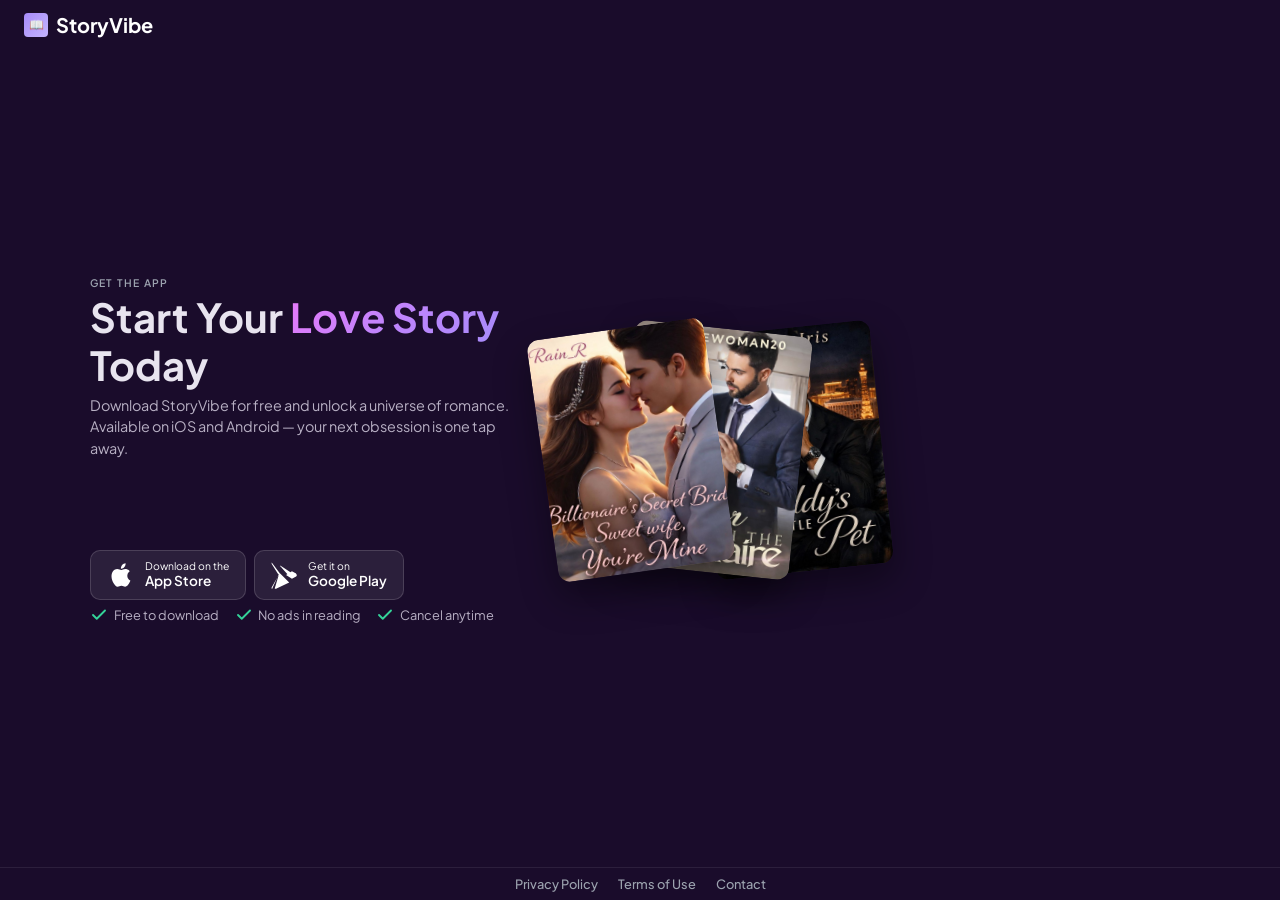
<file: index.html>
<!DOCTYPE html>
<html lang="en">
<head>
    <meta charset="UTF-8">
    <meta name="viewport" content="width=device-width, initial-scale=1.0">
    <title>StoryVibe — Start Your Love Story Today</title>
    <link rel="preconnect" href="https://fonts.googleapis.com">
    <link rel="preconnect" href="https://fonts.gstatic.com" crossorigin>
    <link href="https://fonts.googleapis.com/css2?family=Plus+Jakarta+Sans:wght@400;500;600;700&display=swap" rel="stylesheet">
    <style>
        * {
            margin: 0;
            padding: 0;
            box-sizing: border-box;
        }
        html, body {
            height: 100%;
            overflow: hidden;
            font-family: 'Plus Jakarta Sans', -apple-system, sans-serif;
            background: #1A0C2B;
            color: #e8e4ef;
        }
        .page {
            min-height: 100vh;
            height: 100vh;
            display: flex;
            flex-direction: column;
            overflow: hidden;
        }
        /* Header - compact */
        .header {
            display: flex;
            align-items: center;
            justify-content: space-between;
            padding: 0.75rem 1.5rem;
            flex-shrink: 0;
        }
        .logo {
            display: flex;
            align-items: center;
            gap: 0.5rem;
            text-decoration: none;
            color: #fff;
            font-weight: 700;
            font-size: 1.25rem;
        }
        .logo-icon {
            width: 24px;
            height: 24px;
            background: linear-gradient(135deg, #a78bfa 0%, #c4b5fd 100%);
            border-radius: 4px;
            display: flex;
            align-items: center;
            justify-content: center;
            font-size: 12px;
        }
        .btn-get-app {
            display: inline-block;
            padding: 0.6rem 1.5rem;
            background: linear-gradient(135deg, #ec4899 0%, #8b5cf6 100%);
            color: #fff;
            text-decoration: none;
            font-weight: 600;
            font-size: 0.9rem;
            border-radius: 9999px;
            border: none;
            cursor: pointer;
        }
        .btn-get-app:hover {
            opacity: 0.95;
        }
        @media (max-width: 768px) {
            .logo {
                min-height: 44px;
                align-items: center;
            }
            .btn-get-app {
                min-height: 44px;
                padding: 0.5rem 1rem;
                display: inline-flex;
                align-items: center;
                justify-content: center;
            }
        }
        /* Main content - three columns to use blank space */
        .main {
            flex: 1;
            display: flex;
            align-items: center;
            justify-content: center;
            padding: 0 2rem 1rem;
            gap: 0;
            min-height: 0;
        }
        .main-inner {
            display: grid;
            grid-template-columns: minmax(0, 420px) auto;
            grid-template-rows: auto auto;
            column-gap: clamp(1rem, 3vw, 2rem);
            row-gap: 0.75rem;
            align-items: center;
            max-width: 1100px;
            width: 100%;
        }
        .copy {
            grid-column: 1;
            grid-row: 1;
            max-width: 420px;
        }
        .cta {
            grid-column: 1;
            grid-row: 2;
            max-width: 420px;
        }
        .cards-wrap {
            grid-column: 2;
            grid-row: 1 / span 2;
        }
        .eyebrow {
            font-size: 0.65rem;
            font-weight: 600;
            letter-spacing: 0.12em;
            text-transform: uppercase;
            color: #9ca3af;
            margin-bottom: 0.25rem;
        }
        .headline {
            font-size: clamp(1.75rem, 3.5vw, 2.5rem);
            font-weight: 700;
            line-height: 1.2;
            margin-bottom: 0.35rem;
        }
        .headline .highlight {
            background: linear-gradient(135deg, #e879f9 0%, #c084fc 50%, #a78bfa 100%);
            -webkit-background-clip: text;
            -webkit-text-fill-color: transparent;
            background-clip: text;
        }
        .description {
            font-size: 0.9rem;
            color: #b8b0c4;
            line-height: 1.5;
            margin-bottom: 0.4rem;
        }
        .store-buttons {
            display: flex;
            gap: 0.5rem;
            margin-bottom: 0.4rem;
        }
        .store-btn {
            display: inline-flex;
            align-items: center;
            gap: 0.6rem;
            padding: 0.6rem 1rem;
            background: rgba(255,255,255,0.08);
            border: 1px solid rgba(255,255,255,0.15);
            border-radius: 10px;
            color: #fff;
            text-decoration: none;
            font-size: 0.75rem;
            transition: background 0.2s, border-color 0.2s;
        }
        .store-btn:hover {
            background: rgba(255,255,255,0.12);
            border-color: rgba(255,255,255,0.25);
        }
        .store-btn svg {
            flex-shrink: 0;
        }
        .store-btn-labels {
            display: flex;
            flex-direction: column;
            align-items: flex-start;
            line-height: 1.2;
        }
        .store-btn-label {
            font-size: 0.65rem;
        }
        .store-btn-name {
            font-weight: 600;
            font-size: 0.85rem;
        }
        .features-list {
            display: flex;
            flex-wrap: wrap;
            gap: 0.5rem 1rem;
        }
        .feature-item {
            display: flex;
            align-items: center;
            gap: 0.35rem;
            font-size: 0.8rem;
            color: #b8b0c4;
        }
        .feature-item svg {
            flex-shrink: 0;
            color: #34d399;
        }
        /* Right - tilted cards, LucidFM-style float + entrance */
        .cards-wrap {
            flex-shrink: 0;
            position: relative;
            width: 340px;
            height: 420px;
            perspective: 800px;
        }
        .card {
            position: absolute;
            width: 178px;
            height: 244px;
            border-radius: 12px;
            overflow: hidden;
            object-fit: cover;
            box-shadow: 0 16px 36px rgba(0,0,0,0.4);
            animation: cardSlideIn 0.9s cubic-bezier(0.22, 1, 0.36, 1) forwards,
                       cardFloat 4s ease-in-out infinite;
            opacity: 0;
            transform-origin: center center;
            transition: transform 0.4s ease, box-shadow 0.4s ease, z-index 0s;
        }
        .card:hover {
            z-index: 10;
            box-shadow: 0 28px 56px rgba(139, 92, 246, 0.25);
            animation-play-state: paused;
        }
        .card img {
            width: 100%;
            height: 100%;
            object-fit: cover;
            display: block;
            transition: transform 0.5s ease;
        }
        .card:hover img {
            transform: scale(1.06);
        }
        .card-1 {
            left: 0;
            top: 50%;
            transform: translateY(-50%) rotate(-8deg);
            z-index: 3;
            animation-delay: 0.05s, 0.9s;
            animation-timing-function: cubic-bezier(0.22, 1, 0.36, 1), ease-in-out;
        }
        .card-1:hover {
            transform: translateY(-50%) rotate(-6deg) perspective(600px) rotateY(-4deg) rotateX(4deg);
        }
        .card-2 {
            left: 50%;
            top: 50%;
            transform: translate(-50%, -50%) rotate(6deg);
            z-index: 2;
            animation: cardSlideIn2 0.9s cubic-bezier(0.22, 1, 0.36, 1) forwards,
                      cardFloat2 4.5s ease-in-out infinite;
            animation-delay: 0.2s, 1.05s;
        }
        .card-2:hover {
            transform: translate(-50%, -50%) rotate(6deg) perspective(600px) rotateY(4deg) rotateX(4deg);
        }
        .card-3 {
            right: 0;
            top: 50%;
            transform: translateY(-50%) rotate(-6deg);
            z-index: 1;
            animation: cardSlideIn3 0.9s cubic-bezier(0.22, 1, 0.36, 1) forwards,
                      cardFloat3 4.2s ease-in-out infinite;
            animation-delay: 0.35s, 0.95s;
        }
        .card-3:hover {
            transform: translateY(-50%) rotate(-4deg) perspective(600px) rotateY(4deg) rotateX(4deg);
        }
        @keyframes cardSlideIn {
            from {
                opacity: 0;
                transform: translate(60px, -50%) rotate(-8deg) scale(0.92);
            }
            to {
                opacity: 1;
                transform: translateY(-50%) rotate(-8deg) scale(1);
            }
        }
        @keyframes cardSlideIn2 {
            from {
                opacity: 0;
                transform: translate(calc(-50% + 60px), -50%) rotate(6deg) scale(0.92);
            }
            to {
                opacity: 1;
                transform: translate(-50%, -50%) rotate(6deg) scale(1);
            }
        }
        @keyframes cardSlideIn3 {
            from {
                opacity: 0;
                transform: translate(60px, -50%) rotate(-6deg) scale(0.92);
            }
            to {
                opacity: 1;
                transform: translateY(-50%) rotate(-6deg) scale(1);
            }
        }
        /* LucidFM-style gentle float (staggered phase) */
        @keyframes cardFloat {
            0%, 100% { transform: translateY(-50%) rotate(-8deg) translateY(0); }
            50% { transform: translateY(-50%) rotate(-8deg) translateY(-10px); }
        }
        @keyframes cardFloat2 {
            0%, 100% { transform: translate(-50%, -50%) rotate(6deg) translateY(0); }
            50% { transform: translate(-50%, -50%) rotate(6deg) translateY(-8px); }
        }
        @keyframes cardFloat3 {
            0%, 100% { transform: translateY(-50%) rotate(-6deg) translateY(0); }
            50% { transform: translateY(-50%) rotate(-6deg) translateY(-12px); }
        }
        @media (prefers-reduced-motion: reduce) {
            .card {
                animation: cardSlideIn 0.9s cubic-bezier(0.22, 1, 0.36, 1) forwards;
            }
            .card-2 { animation: cardSlideIn2 0.9s cubic-bezier(0.22, 1, 0.36, 1) forwards; }
            .card-3 { animation: cardSlideIn3 0.9s cubic-bezier(0.22, 1, 0.36, 1) forwards; }
            .card:hover { transform: translateY(-50%) rotate(-6deg); }
            .card-2:hover { transform: translate(-50%, -50%) rotate(6deg); }
            .card-3:hover { transform: translateY(-50%) rotate(-4deg); }
        }
        /* Footer - legal links, compact */
        .page-footer {
            flex-shrink: 0;
            padding: 0.5rem 1rem;
            display: flex;
            align-items: center;
            justify-content: center;
            gap: 0.75rem 1.25rem;
            flex-wrap: wrap;
            border-top: 1px solid rgba(255,255,255,0.08);
        }
        .page-footer a {
            color: #9ca3af;
            text-decoration: none;
            font-size: 0.8rem;
            font-weight: 500;
        }
        .page-footer a:hover {
            color: #e8e4ef;
        }
        /* Mobile: no-scroll single screen */
        @media (max-width: 768px) {
            .page {
                min-height: 100dvh;
                height: 100dvh;
                padding-bottom: env(safe-area-inset-bottom, 0);
            }
            .header {
                padding: 0.5rem 1rem;
                padding-top: max(0.5rem, env(safe-area-inset-top));
            }
            .main {
                flex-direction: column;
                justify-content: flex-start;
                padding: 0.5rem 1rem 0.5rem;
                gap: 0;
                overflow: hidden;
                min-height: 0;
                flex: 1;
            }
            .main-inner {
                display: flex;
                flex-direction: column;
                gap: 8px;
                max-width: none;
                flex: 1;
                min-height: 0;
            }
            .copy, .cta {
                max-width: none;
                text-align: center;
            }
            .copy { order: 1; }
            .cards-wrap { order: 2; }
            .cta { order: 3; }
            .eyebrow {
                font-size: 0.65rem;
                margin-bottom: 0.75rem;
            }
            .headline {
                font-size: clamp(1.35rem, 4.5vw, 1.75rem);
                margin-bottom: 0.85rem;
                line-height: 1.48;
            }
            .description {
                font-size: 0.82rem;
                margin-bottom: 0.9rem;
                display: -webkit-box;
                -webkit-line-clamp: 4;
                -webkit-box-orient: vertical;
                overflow: hidden;
                line-height: 1.6;
            }
            .store-buttons {
                width: 100%;
                max-width: 280px;
                margin: 0 auto 0.6rem;
                display: flex;
                flex-direction: column;
                gap: 12px;
            }
            .store-btn {
                width: 100%;
                justify-content: center;
                padding: 0.55rem 0.65rem;
                font-size: 0.68rem;
                min-height: 44px;
                min-width: 0;
                border-radius: 14px;
                border: 1px solid rgba(255,255,255,0.22);
                background: rgba(255,255,255,0.10);
                box-shadow: 0 10px 24px rgba(0,0,0,0.22);
            }
            .store-btn:nth-child(1) {
                background: linear-gradient(135deg, rgba(236, 72, 153, 0.38) 0%, rgba(139, 92, 246, 0.25) 100%);
                border-color: rgba(236, 72, 153, 0.35);
            }
            .store-btn:nth-child(2) {
                background: linear-gradient(135deg, rgba(167, 139, 250, 0.35) 0%, rgba(52, 211, 153, 0.16) 100%);
                border-color: rgba(167, 139, 250, 0.35);
            }
            .store-btn svg {
                width: 24px;
                height: 24px;
            }
            .store-btn-labels {
                align-items: flex-start;
            }
            .store-btn-label {
                display: none;
            }
            .store-btn-name {
                font-size: 0.85rem;
                line-height: 1.1;
                white-space: nowrap;
            }
            .features-list {
                gap: 0.6rem 1rem;
                margin-bottom: 8px;
                justify-content: center;
            }
            .feature-item {
                font-size: 0.74rem;
            }
            .feature-item svg {
                width: 15px;
                height: 15px;
            }
            .cards-wrap {
                width: 100%;
                flex: 0 0 180px;
                height: 180px;
                margin-top: 4px;
                display: flex;
                align-items: center;
                justify-content: center;
                position: relative;
            }
            .cards-wrap .card {
                position: absolute;
                width: 112px;
                height: 152px;
            }
            .cards-wrap .card-1 {
                left: 22%;
                top: 50%;
                transform: translate(-50%, -50%) rotate(-10deg);
            }
            .cards-wrap .card-2 {
                left: 50%;
                top: 50%;
                transform: translate(-50%, -50%) rotate(2deg);
            }
            .cards-wrap .card-3 {
                left: 78%;
                right: auto;
                top: 50%;
                transform: translate(-50%, -50%) rotate(10deg);
            }
            .cards-wrap .card {
                animation: cardEnterMobile 0.6s ease forwards,
                           cardFloatMobile 3.5s ease-in-out infinite;
                animation-delay: 0s, 0.7s;
            }
            .cards-wrap .card-1 { animation-delay: 0s, 0.7s; }
            .cards-wrap .card-2 { animation-delay: 0.1s, 0.9s; }
            .cards-wrap .card-3 { animation-delay: 0.2s, 1s; }
            @keyframes cardEnterMobile {
                from { opacity: 0; transform: translate(-50%, -50%) scale(0.9); }
                to { opacity: 1; }
            }
            @keyframes cardFloatMobile {
                0%, 100% { transform: translate(-50%, -50%) rotate(var(--r, 0deg)) translateY(0); }
                50% { transform: translate(-50%, -50%) rotate(var(--r, 0deg)) translateY(-6px); }
            }
            .cards-wrap .card-1 { --r: -10deg; }
            .cards-wrap .card-2 { --r: 2deg; }
            .cards-wrap .card-3 { --r: 10deg; }
            .page-footer {
                padding: 0.45rem 0.75rem;
                padding-bottom: max(0.45rem, env(safe-area-inset-bottom));
                gap: 0.5rem 1rem;
            }
            .page-footer a {
                font-size: 0.75rem;
                min-height: 44px;
                display: inline-flex;
                align-items: center;
                justify-content: center;
            }
        }
    </style>
</head>
<body>
    <div class="page">
        <header class="header">
            <a href="#" class="logo">
                <span class="logo-icon">📖</span>
                <span class="logo-text">StoryVibe</span>
            </a>
        </header>

        <main class="main">
            <div class="main-inner">
                <div class="copy">
                    <p class="eyebrow">Get the app</p>
                    <h1 class="headline">
                        Start Your <span class="highlight">Love Story</span> Today
                    </h1>
                    <p class="description">
                        Download StoryVibe for free and unlock a universe of romance. Available on iOS and Android — your next obsession is one tap away.
                    </p>
                </div>

                <div class="cards-wrap">
                <div class="card card-1">
                    <img src="assets/BillionairesSecretBrideSweetWifeYoureMine_cover.jpg" alt="Billionaire's Secret Bride: Sweet wife, You're Mine">
                </div>
                <div class="card card-2">
                    <img src="assets/AYearWithTheBillionaire_cover.jpg" alt="A Year WITH THE Billionaire">
                </div>
                <div class="card card-3">
                    <img src="assets/DaddysLittlePet_cover.jpg" alt="Daddy's Little Pet">
                </div>
            </div>

                <div class="cta">
                    <div class="store-buttons">
                        <a href="https://apps.apple.com/" class="store-btn" aria-label="Download on the App Store">
                            <svg width="28" height="28" viewBox="0 0 24 24" fill="currentColor"><path d="M18.71 19.5c-.83 1.24-1.71 2.45-3.05 2.47-1.34.03-1.77-.79-3.29-.79-1.53 0-2 .77-3.27.82-1.31.05-2.3-1.32-3.14-2.53C4.25 17 2.94 12.45 4.7 9.39c.87-1.52 2.43-2.48 4.12-2.51 1.28-.02 2.5.87 3.29.87.78 0 2.26-1.07 3.8-.91.65.03 2.47.26 3.64 1.98-.09.06-2.17 1.28-2.15 3.81.03 3.02 2.65 4.03 2.68 4.04-.03.07-.42 1.44-1.38 2.83M13 3.5c.73-.83 1.94-1.46 2.94-1.5.13 1.17-.34 2.35-1.04 3.19-.69.85-1.83 1.51-2.95 1.42-.15-1.15.41-2.35 1.05-3.11z"/></svg>
                            <span class="store-btn-labels">
                                <span class="store-btn-label">Download on the</span>
                                <span class="store-btn-name">App Store</span>
                            </span>
                        </a>
                        <a href="https://play.google.com/store" class="store-btn" aria-label="Get it on Google Play">
                            <svg width="28" height="28" viewBox="0 0 24 24" fill="currentColor"><path d="M3.18 23.64c.36.17.76.22 1.15.13l11.28-5.27L7.2 10.09 3.18 23.64zM.63 1.35c-.12.36-.13.76.01 1.12L6.59 12 .64 22.53c-.25.53-.14 1.15.26 1.55L7.2 10.09.63 1.35zm20.87 9.43l-3.55-2.07L12.89 12l5.06 3.29 3.55-2.07c.82-.48.82-1.68 0-2.37zM8.01 4.56l7.62 8.43 3.01-1.96L8.24 4.14c-.45-.26-.98-.01-0.23.42z"/></svg>
                            <span class="store-btn-labels">
                                <span class="store-btn-label">Get it on</span>
                                <span class="store-btn-name">Google Play</span>
                            </span>
                        </a>
                    </div>
                    <div class="features-list">
                        <span class="feature-item">
                            <svg width="18" height="18" viewBox="0 0 24 24" fill="none" stroke="currentColor" stroke-width="2.5" stroke-linecap="round" stroke-linejoin="round"><polyline points="20 6 9 17 4 12"/></svg>
                            Free to download
                        </span>
                        <span class="feature-item">
                            <svg width="18" height="18" viewBox="0 0 24 24" fill="none" stroke="currentColor" stroke-width="2.5" stroke-linecap="round" stroke-linejoin="round"><polyline points="20 6 9 17 4 12"/></svg>
                            No ads in reading
                        </span>
                        <span class="feature-item">
                            <svg width="18" height="18" viewBox="0 0 24 24" fill="none" stroke="currentColor" stroke-width="2.5" stroke-linecap="round" stroke-linejoin="round"><polyline points="20 6 9 17 4 12"/></svg>
                            Cancel anytime
                        </span>
                    </div>
                </div>
            </div>
        </main>

        <footer class="page-footer">
            <a href="privacy.html">Privacy Policy</a>
            <a href="terms.html">Terms of Use</a>
            <a href="contact.html">Contact</a>
        </footer>
    </div>
</body>
</html>
</file>
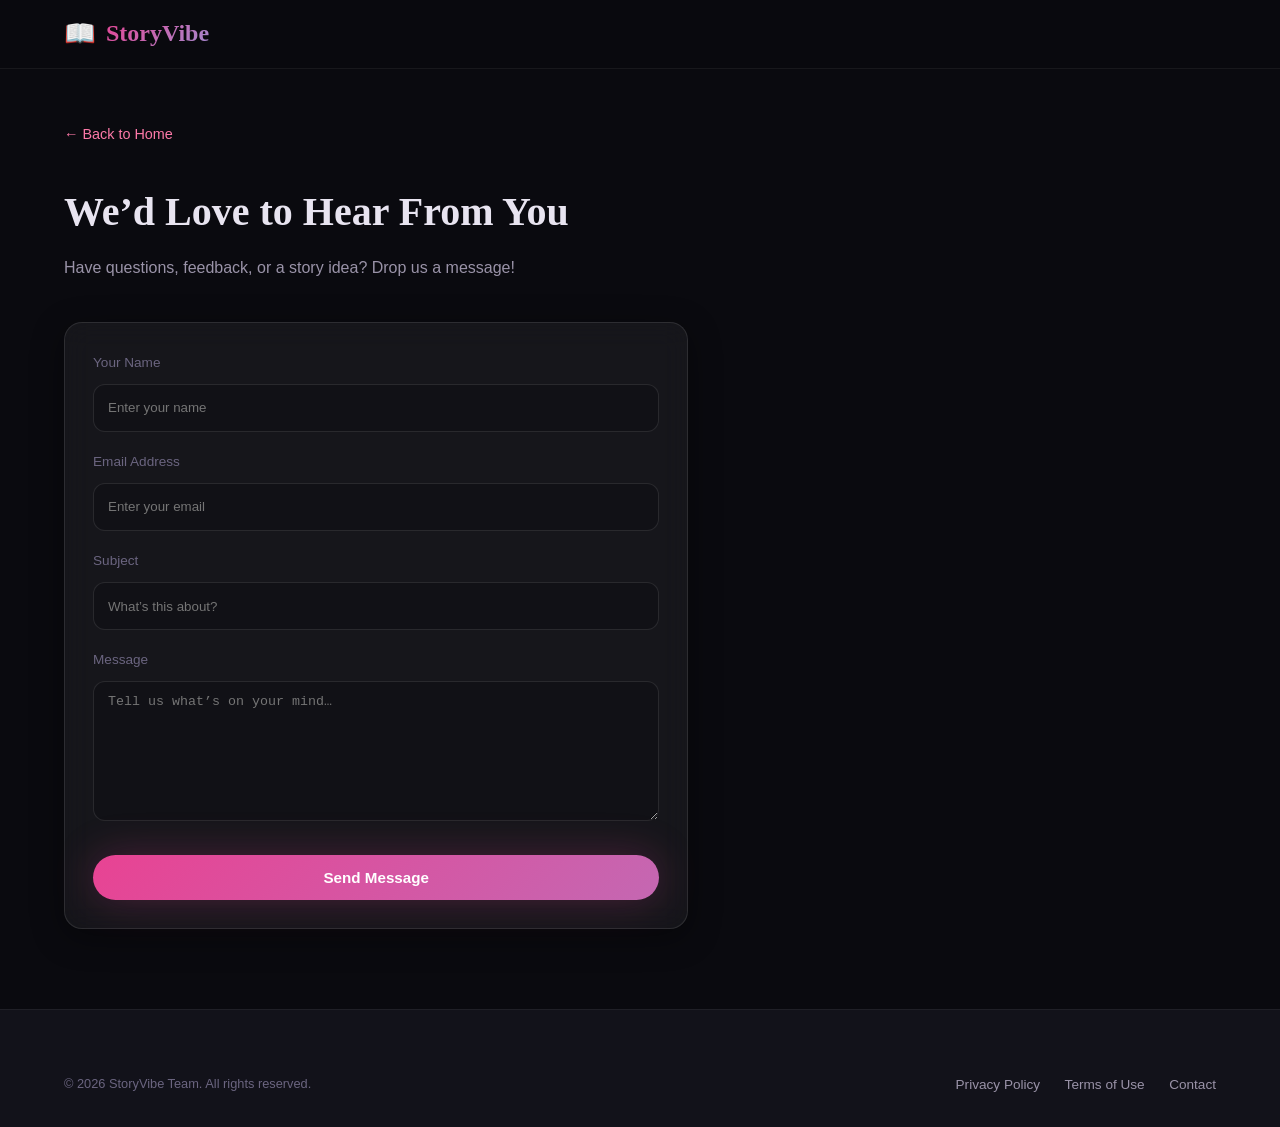
<file: contact.html>
<!DOCTYPE html>
<html lang="en">

<head>
    <meta charset="UTF-8">
    <meta name="viewport" content="width=device-width, initial-scale=1.0">
    <title>Contact — StoryVibe</title>
    <meta name="description" content="Get in touch with the StoryVibe team.">
    <link rel="preconnect" href="https://fonts.googleapis.com">
    <link rel="preconnect" href="https://fonts.gstatic.com" crossorigin>
    <link
        href="https://fonts.googleapis.com/css2?family=Playfair+Display:wght@400;600;700&family=Inter:wght@300;400;500;600&display=swap"
        rel="stylesheet">
    <link rel="stylesheet" href="styles.css">
    <style>
        .legal-page {
            padding: 120px 0 80px;
        }

        .legal-page h1 {
            font-family: var(--font-display);
            font-size: 2.5rem;
            margin-bottom: 8px;
        }

        .legal-page .subtitle {
            color: var(--clr-text-muted);
            font-size: 1rem;
            margin-bottom: 40px;
        }

        .back-link {
            display: inline-flex;
            align-items: center;
            gap: 8px;
            color: var(--clr-primary-light);
            font-size: 0.9rem;
            margin-bottom: 32px;
        }

        .back-link:hover {
            text-decoration: underline;
        }

        .contact-grid {
            display: grid;
            grid-template-columns: 1.25fr 1fr;
            gap: 28px;
            align-items: start;
        }

        .contact-panel {
            background: rgba(255, 255, 255, 0.05);
            border: 1px solid rgba(255, 255, 255, 0.10);
            border-radius: 18px;
            box-shadow: var(--shadow-md);
            backdrop-filter: blur(14px);
        }

        .contact-form {
            padding: 28px;
        }

        .field {
            margin-bottom: 18px;
        }

        .label {
            display: block;
            font-size: 0.85rem;
            color: var(--clr-text-dim);
            margin-bottom: 10px;
        }

        .input {
            width: 100%;
            height: 48px;
            border-radius: 12px;
            border: 1px solid rgba(255, 255, 255, 0.10);
            background: rgba(10, 10, 15, 0.35);
            color: var(--clr-text);
            padding: 0 14px;
            outline: none;
            transition: var(--transition);
        }

        textarea.input {
            height: auto;
            min-height: 140px;
            padding: 12px 14px;
            resize: vertical;
        }

        .input:focus {
            border-color: rgba(253, 121, 168, 0.55);
            box-shadow: 0 0 0 4px rgba(232, 67, 147, 0.15);
        }

        .contact-submit {
            margin-top: 8px;
        }

        .info-stack {
            display: grid;
            gap: 18px;
        }

        .info-card {
            padding: 18px 18px;
            display: flex;
            gap: 14px;
            align-items: center;
        }

        .info-ico {
            width: 44px;
            height: 44px;
            border-radius: 12px;
            display: inline-flex;
            align-items: center;
            justify-content: center;
            background: rgba(232, 67, 147, 0.12);
            border: 1px solid rgba(232, 67, 147, 0.18);
            color: var(--clr-primary-light);
            flex: 0 0 auto;
        }

        .info-title {
            font-weight: 700;
            font-size: 0.95rem;
            margin-bottom: 2px;
        }

        .info-sub {
            color: var(--clr-text-muted);
            font-size: 0.9rem;
        }

        .info-sub a {
            color: var(--clr-primary-light);
        }

        @media (max-width: 900px) {
            .contact-grid {
                grid-template-columns: 1fr;
            }
        }

        @media (max-width: 540px) {
            .legal-page {
                padding: 104px 0 64px;
            }
            .contact-form {
                padding: 20px;
            }
            .info-card {
                padding: 16px;
            }
        }
    </style>
</head>

<body>
    <!-- Navigation -->
    <nav class="navbar scrolled" id="navbar">
        <div class="nav-container">
            <a href="index.html" class="nav-logo">
                <span class="logo-icon">📖</span>
                <span class="logo-text">StoryVibe</span>
            </a>
        </div>
    </nav>

    <section class="legal-page">
        <div class="container">
            <a href="index.html" class="back-link">← Back to Home</a>
            <h1>We’d Love to Hear From You</h1>
            <p class="subtitle">Have questions, feedback, or a story idea? Drop us a message!</p>

            <div class="contact-grid">
                <div class="contact-panel contact-form">
                    <form id="contactForm" novalidate>
                        <div class="field">
                            <label class="label" for="name">Your Name</label>
                            <input class="input" id="name" name="name" type="text" placeholder="Enter your name" required autocomplete="name">
                        </div>

                        <div class="field">
                            <label class="label" for="email">Email Address</label>
                            <input class="input" id="email" name="email" type="email" placeholder="Enter your email" required autocomplete="email">
                        </div>

                        <div class="field">
                            <label class="label" for="subject">Subject</label>
                            <input class="input" id="subject" name="subject" type="text" placeholder="What’s this about?" required>
                        </div>

                        <div class="field">
                            <label class="label" for="message">Message</label>
                            <textarea class="input" id="message" name="message" placeholder="Tell us what’s on your mind…" required></textarea>
                        </div>

                        <button class="btn btn-primary btn-full contact-submit" type="submit">Send Message</button>
                    </form>
                </div>

                <div class="info-stack">
                    <div class="contact-panel info-card">
                        <div class="info-ico" aria-hidden="true">
                            <svg width="20" height="20" viewBox="0 0 24 24" fill="none" stroke="currentColor" stroke-width="2"
                                stroke-linecap="round" stroke-linejoin="round">
                                <path d="M4 4h16v16H4z"></path>
                                <path d="m4 7 8 6 8-6"></path>
                            </svg>
                        </div>
                        <div>
                            <div class="info-title">Email Us</div>
                            <div class="info-sub"><a href="mailto:support@deviationlab.com">support@deviationlab.com</a></div>
                        </div>
                    </div>

                    <div class="contact-panel info-card">
                        <div class="info-ico" aria-hidden="true">
                            <svg width="20" height="20" viewBox="0 0 24 24" fill="none" stroke="currentColor" stroke-width="2"
                                stroke-linecap="round" stroke-linejoin="round">
                                <circle cx="12" cy="12" r="10"></circle>
                                <path d="M12 6v6l4 2"></path>
                            </svg>
                        </div>
                        <div>
                            <div class="info-title">Response Time</div>
                            <div class="info-sub">Within 24 hours</div>
                        </div>
                    </div>

                    <div class="contact-panel info-card">
                        <div class="info-ico" aria-hidden="true">
                            <svg width="20" height="20" viewBox="0 0 24 24" fill="none" stroke="currentColor" stroke-width="2"
                                stroke-linecap="round" stroke-linejoin="round">
                                <path d="M17 21v-2a4 4 0 0 0-4-4H5a4 4 0 0 0-4 4v2"></path>
                                <circle cx="9" cy="7" r="4"></circle>
                                <path d="M23 21v-2a4 4 0 0 0-3-3.87"></path>
                                <path d="M16 3.13a4 4 0 0 1 0 7.75"></path>
                            </svg>
                        </div>
                        <div>
                            <div class="info-title">StoryVibe Team</div>
                            <div class="info-sub">Always here for our readers</div>
                        </div>
                    </div>
                </div>
            </div>
        </div>
    </section>

    <footer class="footer">
        <div class="container">
            <div class="footer-bottom" style="padding-top: 0; border: none;">
                <p>&copy; 2026 StoryVibe Team. All rights reserved.</p>
                <div>
                    <a href="privacy.html"
                        style="color: var(--clr-text-muted); font-size: 0.85rem; margin-right: 20px;">Privacy Policy</a>
                    <a href="terms.html"
                        style="color: var(--clr-text-muted); font-size: 0.85rem; margin-right: 20px;">Terms of Use</a>
                    <a href="contact.html" style="color: var(--clr-text-muted); font-size: 0.85rem;">Contact</a>
                </div>
            </div>
        </div>
    </footer>

    <script>
        (function () {
            const form = document.getElementById('contactForm');
            if (!form) return;

            form.addEventListener('submit', (e) => {
                e.preventDefault();

                const name = (document.getElementById('name')?.value || '').trim();
                const email = (document.getElementById('email')?.value || '').trim();
                const subject = (document.getElementById('subject')?.value || '').trim();
                const message = (document.getElementById('message')?.value || '').trim();

                if (!name || !email || !subject || !message) {
                    form.reportValidity();
                    return;
                }

                const mailSubject = encodeURIComponent(`[StoryVibe] ${subject}`);
                const mailBody = encodeURIComponent(
                    `Name: ${name}\nEmail: ${email}\n\n${message}\n`
                );

                window.location.href = `mailto:support@deviationlab.com?subject=${mailSubject}&body=${mailBody}`;
            });
        })();
    </script>
</body>

</html>
</file>
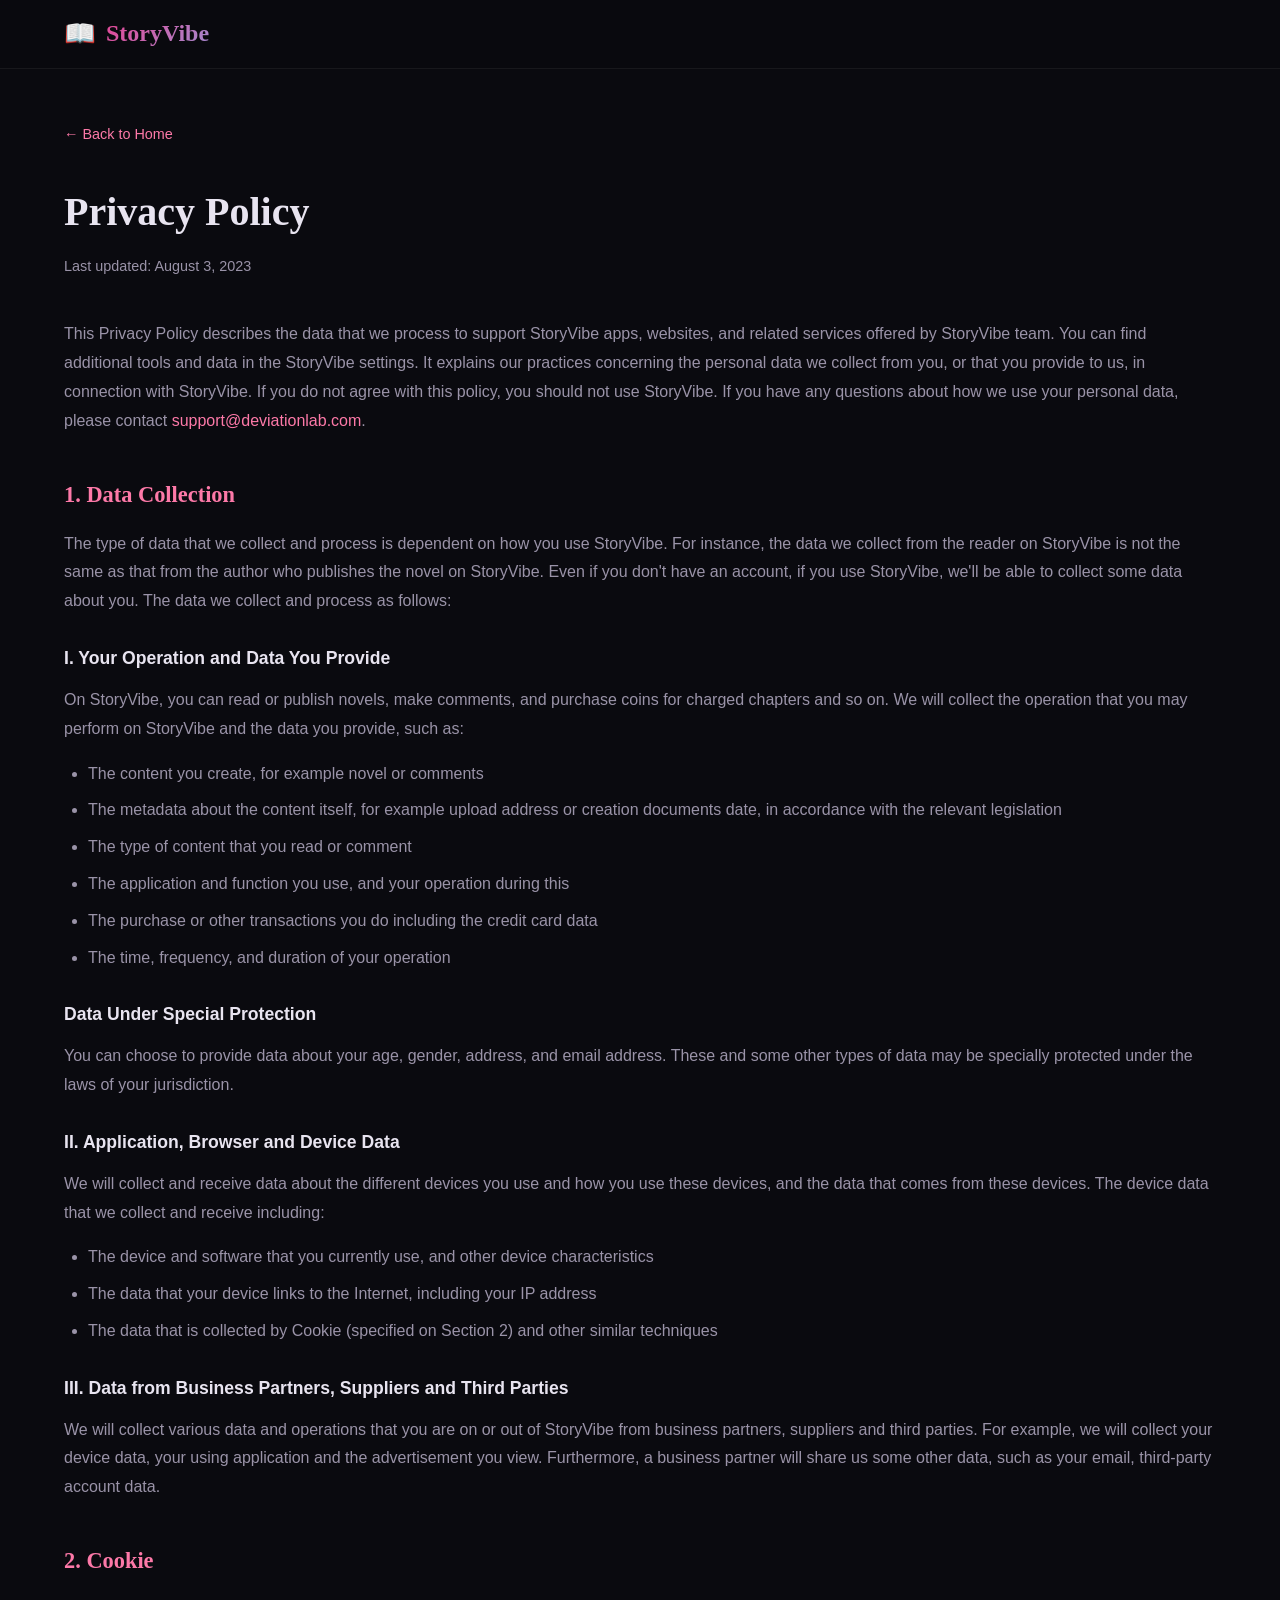
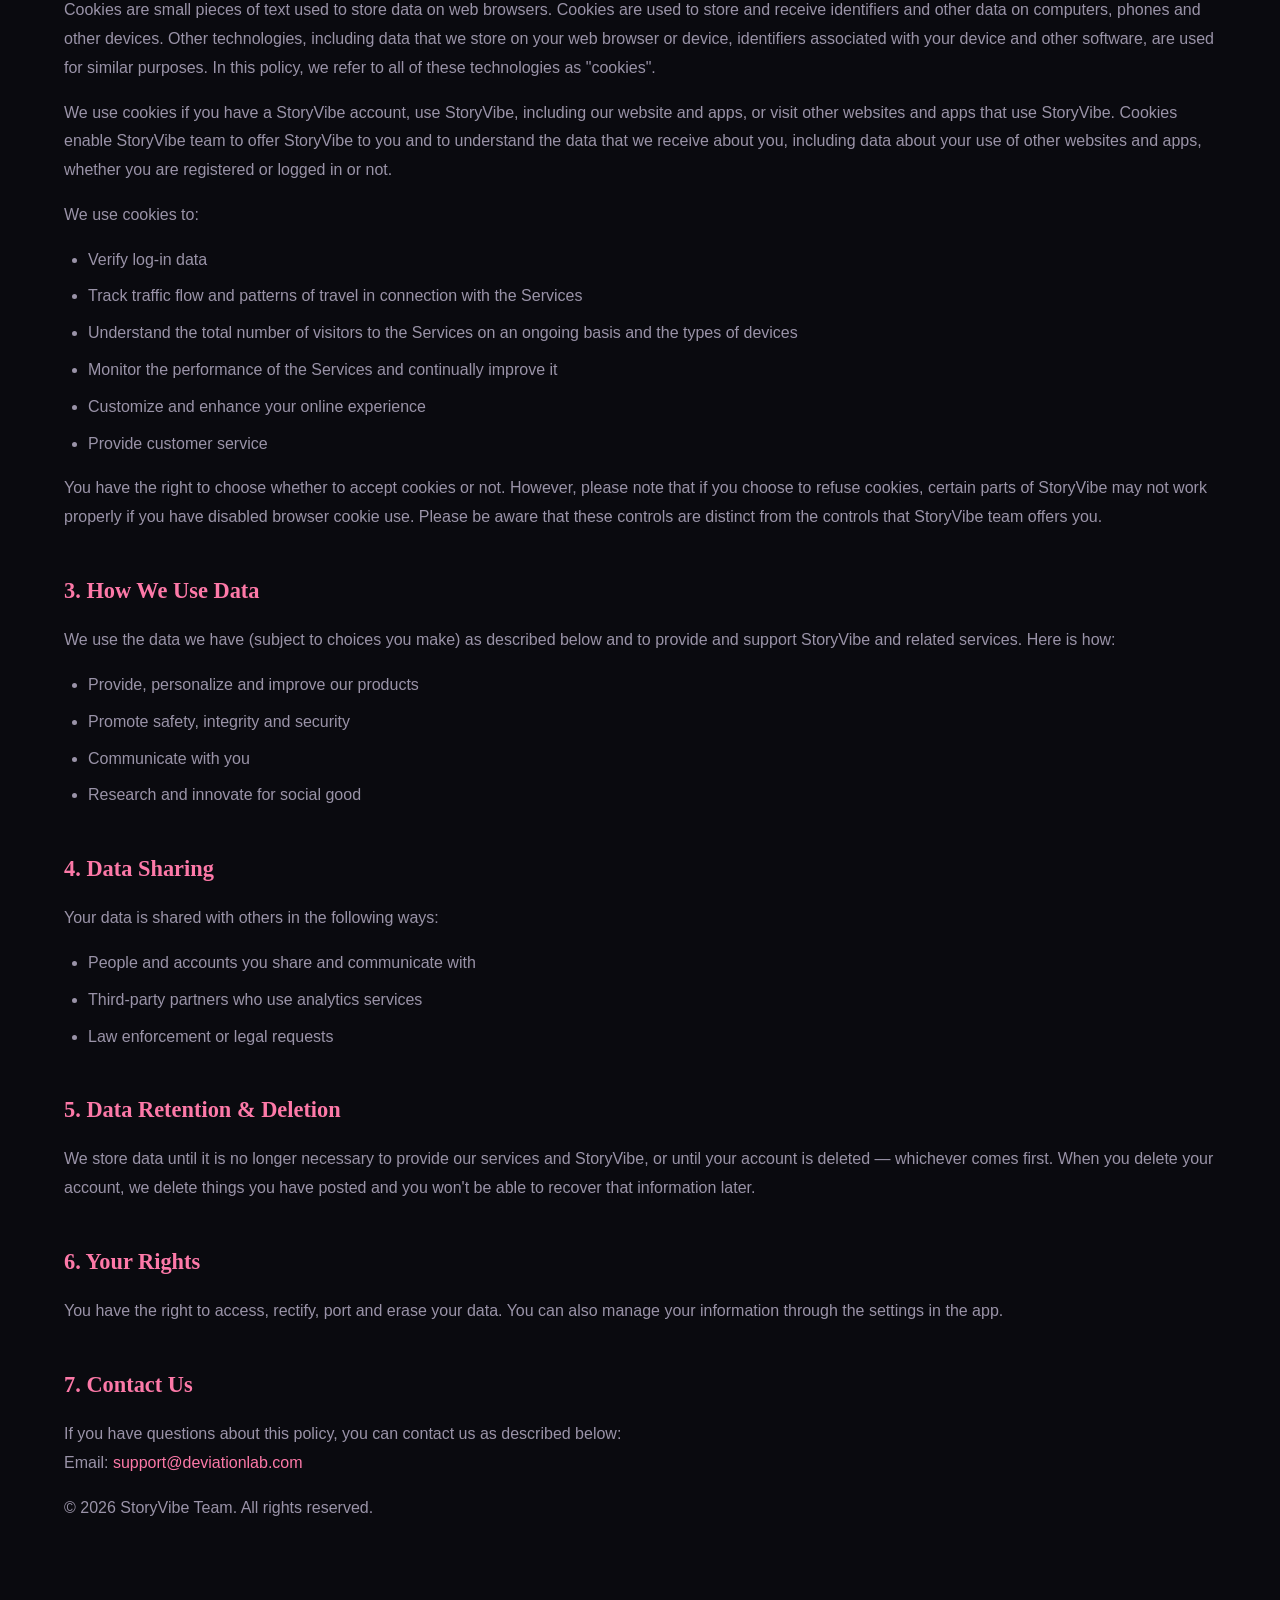
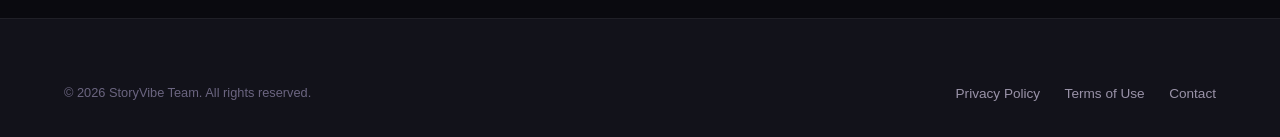
<file: privacy.html>
<!DOCTYPE html>
<html lang="en">

<head>
    <meta charset="UTF-8">
    <meta name="viewport" content="width=device-width, initial-scale=1.0">
    <title>Privacy Policy — StoryVibe</title>
    <meta name="description" content="Privacy Policy for the StoryVibe romantic novel app.">
    <link rel="preconnect" href="https://fonts.googleapis.com">
    <link rel="preconnect" href="https://fonts.gstatic.com" crossorigin>
    <link
        href="https://fonts.googleapis.com/css2?family=Playfair+Display:wght@400;600;700&family=Inter:wght@300;400;500;600&display=swap"
        rel="stylesheet">
    <link rel="stylesheet" href="styles.css">
    <style>
        .legal-page {
            padding: 120px 0 80px;
        }

        .legal-page h1 {
            font-family: var(--font-display);
            font-size: 2.5rem;
            margin-bottom: 8px;
        }

        .legal-page .last-update {
            color: var(--clr-text-muted);
            font-size: 0.9rem;
            margin-bottom: 40px;
        }

        .legal-page h2 {
            font-family: var(--font-display);
            font-size: 1.4rem;
            margin-top: 40px;
            margin-bottom: 16px;
            color: var(--clr-primary-light);
        }

        .legal-page h3 {
            font-size: 1.1rem;
            margin-top: 28px;
            margin-bottom: 12px;
        }

        .legal-page p,
        .legal-page ul {
            color: var(--clr-text-muted);
            margin-bottom: 16px;
            line-height: 1.8;
        }

        .legal-page ul {
            padding-left: 24px;
            list-style: disc;
        }

        .legal-page ul li {
            margin-bottom: 8px;
        }

        .legal-page a {
            color: var(--clr-primary-light);
        }

        .legal-page a:hover {
            text-decoration: underline;
        }

        .back-link {
            display: inline-flex;
            align-items: center;
            gap: 8px;
            color: var(--clr-primary-light);
            font-size: 0.9rem;
            margin-bottom: 32px;
        }

        .back-link:hover {
            text-decoration: underline;
        }
    </style>
</head>

<body>
    <!-- Navigation -->
    <nav class="navbar scrolled" id="navbar">
        <div class="nav-container">
            <a href="index.html" class="nav-logo">
                <span class="logo-icon">📖</span>
                <span class="logo-text">StoryVibe</span>
            </a>
        </div>
    </nav>

    <section class="legal-page">
        <div class="container">
            <a href="index.html" class="back-link">← Back to Home</a>
            <h1>Privacy Policy</h1>
            <p class="last-update">Last updated: August 3, 2023</p>

            <p>This Privacy Policy describes the data that we process to support StoryVibe apps, websites, and related
                services offered by StoryVibe team. You can find additional tools and data in the StoryVibe settings. It
                explains our practices concerning the personal data we collect from you, or that you provide to us, in
                connection with StoryVibe. If you do not agree with this policy, you should not use StoryVibe. If you
                have any questions about how we use your personal data, please contact <a
                    href="mailto:support@deviationlab.com">support@deviationlab.com</a>.</p>

            <h2>1. Data Collection</h2>
            <p>The type of data that we collect and process is dependent on how you use StoryVibe. For instance, the
                data we collect from the reader on StoryVibe is not the same as that from the author who publishes the
                novel on StoryVibe. Even if you don't have an account, if you use StoryVibe, we'll be able to collect
                some data about you. The data we collect and process as follows:</p>

            <h3>I. Your Operation and Data You Provide</h3>
            <p>On StoryVibe, you can read or publish novels, make comments, and purchase coins for charged chapters and
                so on. We will collect the operation that you may perform on StoryVibe and the data you provide, such
                as:</p>
            <ul>
                <li>The content you create, for example novel or comments</li>
                <li>The metadata about the content itself, for example upload address or creation documents date, in
                    accordance with the relevant legislation</li>
                <li>The type of content that you read or comment</li>
                <li>The application and function you use, and your operation during this</li>
                <li>The purchase or other transactions you do including the credit card data</li>
                <li>The time, frequency, and duration of your operation</li>
            </ul>

            <h3>Data Under Special Protection</h3>
            <p>You can choose to provide data about your age, gender, address, and email address. These and some other
                types of data may be specially protected under the laws of your jurisdiction.</p>

            <h3>II. Application, Browser and Device Data</h3>
            <p>We will collect and receive data about the different devices you use and how you use these devices, and
                the data that comes from these devices. The device data that we collect and receive including:</p>
            <ul>
                <li>The device and software that you currently use, and other device characteristics</li>
                <li>The data that your device links to the Internet, including your IP address</li>
                <li>The data that is collected by Cookie (specified on Section 2) and other similar techniques</li>
            </ul>

            <h3>III. Data from Business Partners, Suppliers and Third Parties</h3>
            <p>We will collect various data and operations that you are on or out of StoryVibe from business partners,
                suppliers and third parties. For example, we will collect your device data, your using application and
                the advertisement you view. Furthermore, a business partner will share us some other data, such as your
                email, third-party account data.</p>

            <h2>2. Cookie</h2>
            <p>Cookies are small pieces of text used to store data on web browsers. Cookies are used to store and
                receive identifiers and other data on computers, phones and other devices. Other technologies, including
                data that we store on your web browser or device, identifiers associated with your device and other
                software, are used for similar purposes. In this policy, we refer to all of these technologies as
                "cookies".</p>
            <p>We use cookies if you have a StoryVibe account, use StoryVibe, including our website and apps, or visit
                other websites and apps that use StoryVibe. Cookies enable StoryVibe team to offer StoryVibe to you and
                to understand the data that we receive about you, including data about your use of other websites and
                apps, whether you are registered or logged in or not.</p>
            <p>We use cookies to:</p>
            <ul>
                <li>Verify log-in data</li>
                <li>Track traffic flow and patterns of travel in connection with the Services</li>
                <li>Understand the total number of visitors to the Services on an ongoing basis and the types of devices
                </li>
                <li>Monitor the performance of the Services and continually improve it</li>
                <li>Customize and enhance your online experience</li>
                <li>Provide customer service</li>
            </ul>
            <p>You have the right to choose whether to accept cookies or not. However, please note that if you choose to
                refuse cookies, certain parts of StoryVibe may not work properly if you have disabled browser cookie
                use. Please be aware that these controls are distinct from the controls that StoryVibe team offers you.
            </p>

            <h2>3. How We Use Data</h2>
            <p>We use the data we have (subject to choices you make) as described below and to provide and support
                StoryVibe and related services. Here is how:</p>
            <ul>
                <li>Provide, personalize and improve our products</li>
                <li>Promote safety, integrity and security</li>
                <li>Communicate with you</li>
                <li>Research and innovate for social good</li>
            </ul>

            <h2>4. Data Sharing</h2>
            <p>Your data is shared with others in the following ways:</p>
            <ul>
                <li>People and accounts you share and communicate with</li>
                <li>Third-party partners who use analytics services</li>
                <li>Law enforcement or legal requests</li>
            </ul>

            <h2>5. Data Retention &amp; Deletion</h2>
            <p>We store data until it is no longer necessary to provide our services and StoryVibe, or until your
                account is deleted — whichever comes first. When you delete your account, we delete things you have
                posted and you won't be able to recover that information later.</p>

            <h2>6. Your Rights</h2>
            <p>You have the right to access, rectify, port and erase your data. You can also manage your information
                through the settings in the app.</p>

            <h2>7. Contact Us</h2>
            <p>If you have questions about this policy, you can contact us as described below:<br>
                Email: <a href="mailto:support@deviationlab.com">support@deviationlab.com</a></p>

            <p>© 2026 StoryVibe Team. All rights reserved.</p>
        </div>
    </section>

    <footer class="footer">
        <div class="container">
            <div class="footer-bottom" style="padding-top: 0; border: none;">
                <p>&copy; 2026 StoryVibe Team. All rights reserved.</p>
                <div>
                    <a href="privacy.html"
                        style="color: var(--clr-text-muted); font-size: 0.85rem; margin-right: 20px;">Privacy Policy</a>
                    <a href="terms.html"
                        style="color: var(--clr-text-muted); font-size: 0.85rem; margin-right: 20px;">Terms of Use</a>
                    <a href="contact.html" style="color: var(--clr-text-muted); font-size: 0.85rem;">Contact</a>
                </div>
            </div>
        </div>
    </footer>
</body>

</html>
</file>
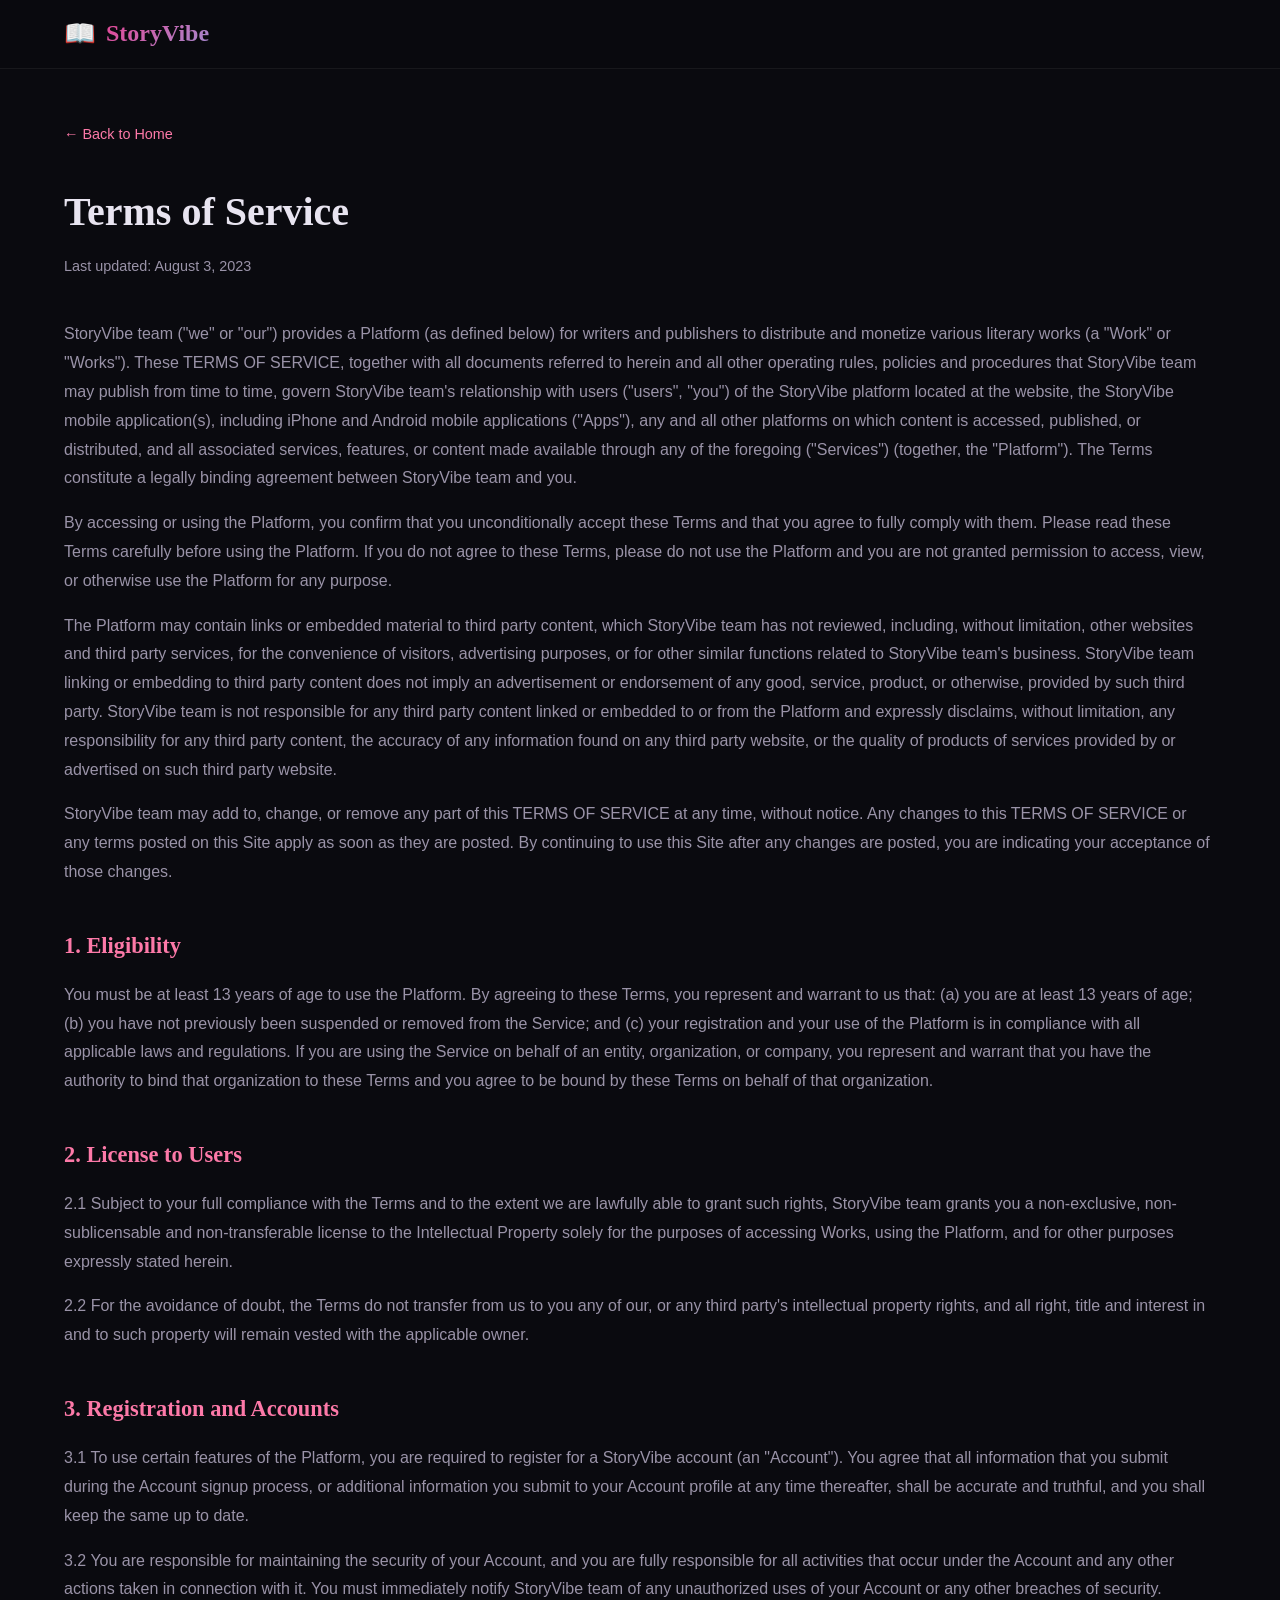
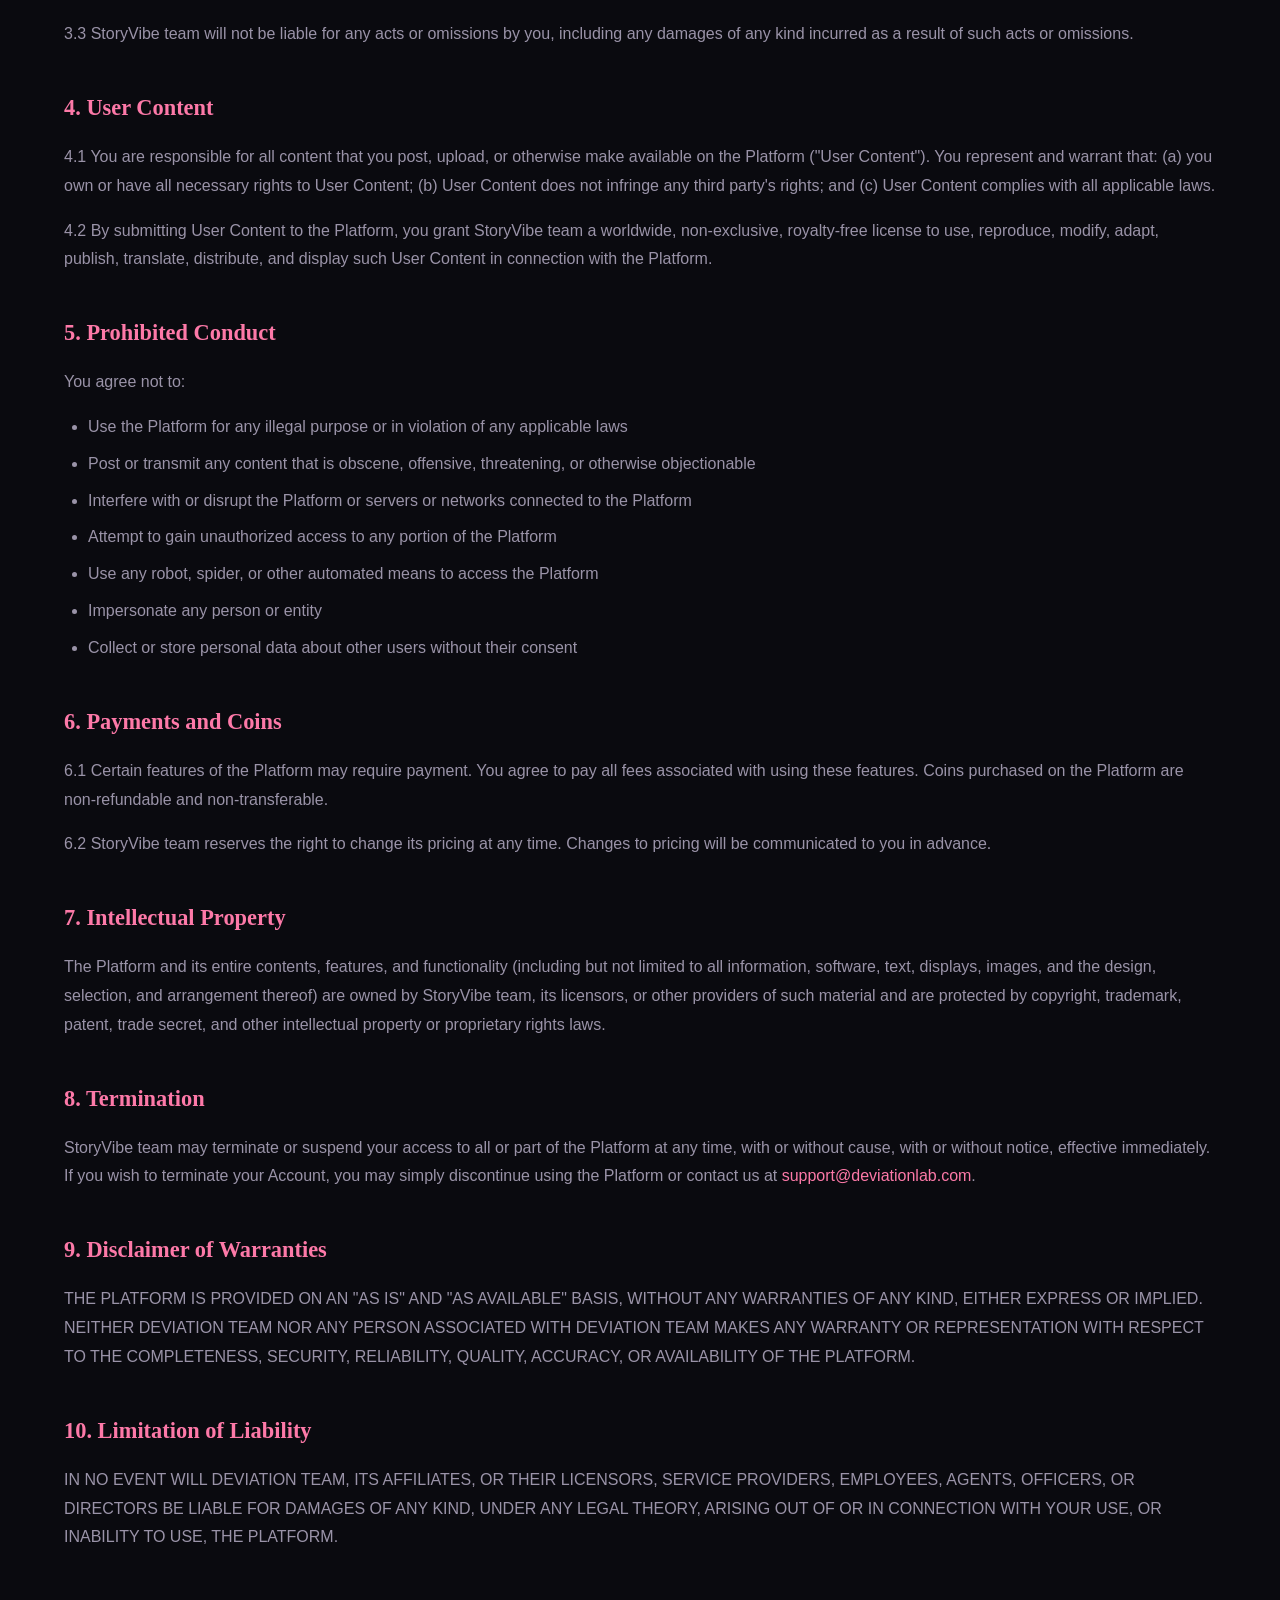
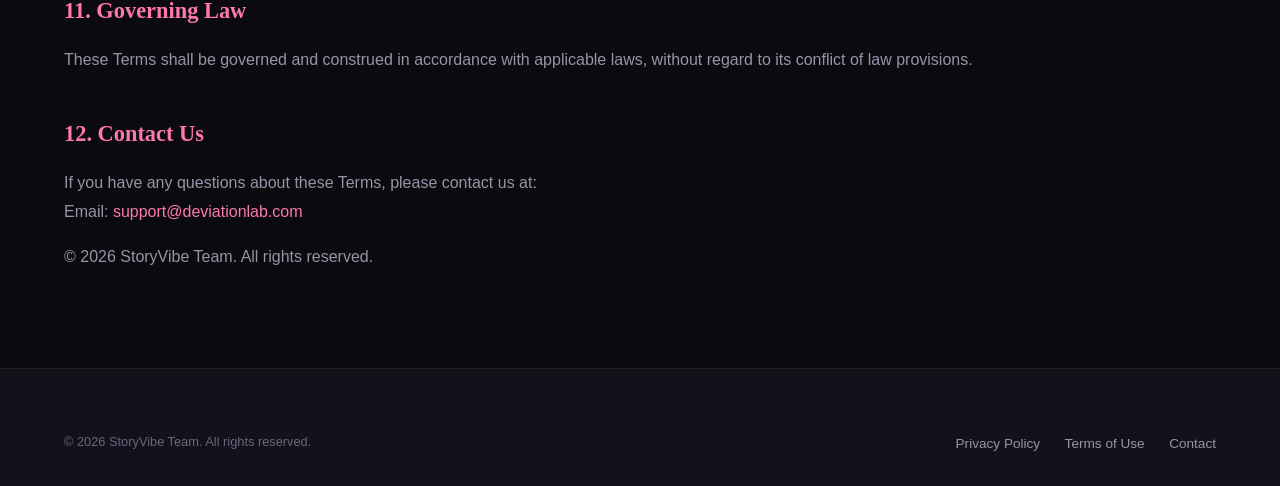
<file: terms.html>
<!DOCTYPE html>
<html lang="en">

<head>
    <meta charset="UTF-8">
    <meta name="viewport" content="width=device-width, initial-scale=1.0">
    <title>Terms of Use — StoryVibe</title>
    <meta name="description" content="Terms of Use for the StoryVibe romantic novel app.">
    <link rel="preconnect" href="https://fonts.googleapis.com">
    <link rel="preconnect" href="https://fonts.gstatic.com" crossorigin>
    <link
        href="https://fonts.googleapis.com/css2?family=Playfair+Display:wght@400;600;700&family=Inter:wght@300;400;500;600&display=swap"
        rel="stylesheet">
    <link rel="stylesheet" href="styles.css">
    <style>
        .legal-page {
            padding: 120px 0 80px;
        }

        .legal-page h1 {
            font-family: var(--font-display);
            font-size: 2.5rem;
            margin-bottom: 8px;
        }

        .legal-page .last-update {
            color: var(--clr-text-muted);
            font-size: 0.9rem;
            margin-bottom: 40px;
        }

        .legal-page h2 {
            font-family: var(--font-display);
            font-size: 1.4rem;
            margin-top: 40px;
            margin-bottom: 16px;
            color: var(--clr-primary-light);
        }

        .legal-page h3 {
            font-size: 1.1rem;
            margin-top: 28px;
            margin-bottom: 12px;
        }

        .legal-page p,
        .legal-page ul {
            color: var(--clr-text-muted);
            margin-bottom: 16px;
            line-height: 1.8;
        }

        .legal-page ul {
            padding-left: 24px;
            list-style: disc;
        }

        .legal-page ul li {
            margin-bottom: 8px;
        }

        .legal-page a {
            color: var(--clr-primary-light);
        }

        .legal-page a:hover {
            text-decoration: underline;
        }

        .back-link {
            display: inline-flex;
            align-items: center;
            gap: 8px;
            color: var(--clr-primary-light);
            font-size: 0.9rem;
            margin-bottom: 32px;
        }

        .back-link:hover {
            text-decoration: underline;
        }
    </style>
</head>

<body>
    <!-- Navigation -->
    <nav class="navbar scrolled" id="navbar">
        <div class="nav-container">
            <a href="index.html" class="nav-logo">
                <span class="logo-icon">📖</span>
                <span class="logo-text">StoryVibe</span>
            </a>
        </div>
    </nav>

    <section class="legal-page">
        <div class="container">
            <a href="index.html" class="back-link">← Back to Home</a>
            <h1>Terms of Service</h1>
            <p class="last-update">Last updated: August 3, 2023</p>

            <p>StoryVibe team ("we" or "our") provides a Platform (as defined below) for writers and publishers to
                distribute and monetize various literary works (a "Work" or "Works"). These TERMS OF SERVICE, together
                with all documents referred to herein and all other operating rules, policies and procedures that
                StoryVibe team may publish from time to time, govern StoryVibe team's relationship with users ("users",
                "you") of the StoryVibe platform located at the website, the StoryVibe mobile application(s), including
                iPhone and Android mobile applications ("Apps"), any and all other platforms on which content is
                accessed, published, or distributed, and all associated services, features, or content made available
                through any of the foregoing ("Services") (together, the "Platform"). The Terms constitute a legally
                binding agreement between StoryVibe team and you.</p>

            <p>By accessing or using the Platform, you confirm that you unconditionally accept these Terms and that you
                agree to fully comply with them. Please read these Terms carefully before using the Platform. If you do
                not agree to these Terms, please do not use the Platform and you are not granted permission to access,
                view, or otherwise use the Platform for any purpose.</p>

            <p>The Platform may contain links or embedded material to third party content, which StoryVibe team has not
                reviewed, including, without limitation, other websites and third party services, for the convenience of
                visitors, advertising purposes, or for other similar functions related to StoryVibe team's business.
                StoryVibe team linking or embedding to third party content does not imply an advertisement or
                endorsement of any good, service, product, or otherwise, provided by such third party. StoryVibe team is
                not responsible for any third party content linked or embedded to or from the Platform and expressly
                disclaims, without limitation, any responsibility for any third party content, the accuracy of any
                information found on any third party website, or the quality of products of services provided by or
                advertised on such third party website.</p>

            <p>StoryVibe team may add to, change, or remove any part of this TERMS OF SERVICE at any time, without
                notice. Any changes to this TERMS OF SERVICE or any terms posted on this Site apply as soon as they are
                posted. By continuing to use this Site after any changes are posted, you are indicating your acceptance
                of those changes.</p>

            <h2>1. Eligibility</h2>
            <p>You must be at least 13 years of age to use the Platform. By agreeing to these Terms, you represent and
                warrant to us that: (a) you are at least 13 years of age; (b) you have not previously been suspended or
                removed from the Service; and (c) your registration and your use of the Platform is in compliance with
                all applicable laws and regulations. If you are using the Service on behalf of an entity, organization,
                or company, you represent and warrant that you have the authority to bind that organization to these
                Terms and you agree to be bound by these Terms on behalf of that organization.</p>

            <h2>2. License to Users</h2>
            <p>2.1 Subject to your full compliance with the Terms and to the extent we are lawfully able to grant such
                rights, StoryVibe team grants you a non-exclusive, non-sublicensable and non-transferable license to the
                Intellectual Property solely for the purposes of accessing Works, using the Platform, and for other
                purposes expressly stated herein.</p>
            <p>2.2 For the avoidance of doubt, the Terms do not transfer from us to you any of our, or any third party's
                intellectual property rights, and all right, title and interest in and to such property will remain
                vested with the applicable owner.</p>

            <h2>3. Registration and Accounts</h2>
            <p>3.1 To use certain features of the Platform, you are required to register for a StoryVibe account (an
                "Account"). You agree that all information that you submit during the Account signup process, or
                additional information you submit to your Account profile at any time thereafter, shall be accurate and
                truthful, and you shall keep the same up to date.</p>
            <p>3.2 You are responsible for maintaining the security of your Account, and you are fully responsible for
                all activities that occur under the Account and any other actions taken in connection with it. You must
                immediately notify StoryVibe team of any unauthorized uses of your Account or any other breaches of
                security.</p>
            <p>3.3 StoryVibe team will not be liable for any acts or omissions by you, including any damages of any kind
                incurred as a result of such acts or omissions.</p>

            <h2>4. User Content</h2>
            <p>4.1 You are responsible for all content that you post, upload, or otherwise make available on the
                Platform ("User Content"). You represent and warrant that: (a) you own or have all necessary rights to
                User Content; (b) User Content does not infringe any third party's rights; and (c) User Content complies
                with all applicable laws.</p>
            <p>4.2 By submitting User Content to the Platform, you grant StoryVibe team a worldwide, non-exclusive,
                royalty-free license to use, reproduce, modify, adapt, publish, translate, distribute, and display such
                User Content in connection with the Platform.</p>

            <h2>5. Prohibited Conduct</h2>
            <p>You agree not to:</p>
            <ul>
                <li>Use the Platform for any illegal purpose or in violation of any applicable laws</li>
                <li>Post or transmit any content that is obscene, offensive, threatening, or otherwise objectionable
                </li>
                <li>Interfere with or disrupt the Platform or servers or networks connected to the Platform</li>
                <li>Attempt to gain unauthorized access to any portion of the Platform</li>
                <li>Use any robot, spider, or other automated means to access the Platform</li>
                <li>Impersonate any person or entity</li>
                <li>Collect or store personal data about other users without their consent</li>
            </ul>

            <h2>6. Payments and Coins</h2>
            <p>6.1 Certain features of the Platform may require payment. You agree to pay all fees associated with using
                these features. Coins purchased on the Platform are non-refundable and non-transferable.</p>
            <p>6.2 StoryVibe team reserves the right to change its pricing at any time. Changes to pricing will be
                communicated to you in advance.</p>

            <h2>7. Intellectual Property</h2>
            <p>The Platform and its entire contents, features, and functionality (including but not limited to all
                information, software, text, displays, images, and the design, selection, and arrangement thereof) are
                owned by StoryVibe team, its licensors, or other providers of such material and are protected by
                copyright, trademark, patent, trade secret, and other intellectual property or proprietary rights laws.
            </p>

            <h2>8. Termination</h2>
            <p>StoryVibe team may terminate or suspend your access to all or part of the Platform at any time, with or
                without cause, with or without notice, effective immediately. If you wish to terminate your Account, you
                may simply discontinue using the Platform or contact us at <a
                    href="mailto:support@deviationlab.com">support@deviationlab.com</a>.</p>

            <h2>9. Disclaimer of Warranties</h2>
            <p>THE PLATFORM IS PROVIDED ON AN "AS IS" AND "AS AVAILABLE" BASIS, WITHOUT ANY WARRANTIES OF ANY KIND,
                EITHER EXPRESS OR IMPLIED. NEITHER DEVIATION TEAM NOR ANY PERSON ASSOCIATED WITH DEVIATION TEAM MAKES
                ANY WARRANTY OR REPRESENTATION WITH RESPECT TO THE COMPLETENESS, SECURITY, RELIABILITY, QUALITY,
                ACCURACY, OR AVAILABILITY OF THE PLATFORM.</p>

            <h2>10. Limitation of Liability</h2>
            <p>IN NO EVENT WILL DEVIATION TEAM, ITS AFFILIATES, OR THEIR LICENSORS, SERVICE PROVIDERS, EMPLOYEES,
                AGENTS, OFFICERS, OR DIRECTORS BE LIABLE FOR DAMAGES OF ANY KIND, UNDER ANY LEGAL THEORY, ARISING OUT OF
                OR IN CONNECTION WITH YOUR USE, OR INABILITY TO USE, THE PLATFORM.</p>

            <h2>11. Governing Law</h2>
            <p>These Terms shall be governed and construed in accordance with applicable laws, without regard to its
                conflict of law provisions.</p>

            <h2>12. Contact Us</h2>
            <p>If you have any questions about these Terms, please contact us at:<br>
                Email: <a href="mailto:support@deviationlab.com">support@deviationlab.com</a></p>

            <p>© 2026 StoryVibe Team. All rights reserved.</p>
        </div>
    </section>

    <footer class="footer">
        <div class="container">
            <div class="footer-bottom" style="padding-top: 0; border: none;">
                <p>&copy; 2026 StoryVibe Team. All rights reserved.</p>
                <div>
                    <a href="privacy.html"
                        style="color: var(--clr-text-muted); font-size: 0.85rem; margin-right: 20px;">Privacy Policy</a>
                    <a href="terms.html"
                        style="color: var(--clr-text-muted); font-size: 0.85rem; margin-right: 20px;">Terms of Use</a>
                    <a href="contact.html" style="color: var(--clr-text-muted); font-size: 0.85rem;">Contact</a>
                </div>
            </div>
        </div>
    </footer>
</body>

</html>
</file>
<file: styles.css>
/* ============================================
   STORYVIBE — Romantic Novel App Landing Page
   ============================================ */

/* ---------- CSS Variables / Design Tokens ---------- */
:root {
    --clr-bg: #0a0a0f;
    --clr-bg-alt: #12121a;
    --clr-surface: #1a1a28;
    --clr-surface-hover: #222236;
    --clr-border: rgba(255, 255, 255, 0.06);

    --clr-text: #e8e4f0;
    --clr-text-muted: #9a93a8;
    --clr-text-dim: #6b6580;

    --clr-primary: #e84393;
    --clr-primary-light: #fd79a8;
    --clr-secondary: #a18cd1;
    --clr-accent: #fbc2eb;

    --gradient-primary: linear-gradient(135deg, #e84393, #a18cd1);
    --gradient-hero: linear-gradient(135deg, #e84393 0%, #d63384 25%, #a18cd1 50%, #6c5ce7 75%, #e84393 100%);
    --gradient-glow: radial-gradient(circle, rgba(232, 67, 147, 0.15), transparent 70%);

    --font-display: 'DM Serif Display', Georgia, serif;
    --font-body: 'Plus Jakarta Sans', -apple-system, BlinkMacSystemFont, sans-serif;

    --radius-sm: 8px;
    --radius-md: 12px;
    --radius-lg: 20px;
    --radius-xl: 28px;

    --shadow-sm: 0 2px 8px rgba(0, 0, 0, 0.3);
    --shadow-md: 0 8px 32px rgba(0, 0, 0, 0.4);
    --shadow-lg: 0 16px 64px rgba(0, 0, 0, 0.5);
    --shadow-glow: 0 0 40px rgba(232, 67, 147, 0.25);

    --transition: 0.3s cubic-bezier(0.4, 0, 0.2, 1);
    --tap-min: 44px; /* min touch target for mobile */
}

/* ---------- Reset & Base ---------- */
*, *::before, *::after {
    margin: 0;
    padding: 0;
    box-sizing: border-box;
}

html {
    scroll-behavior: smooth;
    font-size: 16px;
    -webkit-text-size-adjust: 100%;
}

body {
    font-family: var(--font-body);
    background: var(--clr-bg);
    color: var(--clr-text);
    line-height: 1.7;
    overflow-x: hidden;
    -webkit-font-smoothing: antialiased;
}

a {
    text-decoration: none;
    color: inherit;
    transition: var(--transition);
}

ul { list-style: none; }
img { max-width: 100%; display: block; }

.container {
    max-width: 1200px;
    margin: 0 auto;
    padding: 0 24px;
}

/* ---------- Gradient Text Utility ---------- */
.gradient-text {
    background: var(--gradient-primary);
    -webkit-background-clip: text;
    -webkit-text-fill-color: transparent;
    background-clip: text;
}

/* ---------- Section Shared Styles ---------- */
.section-header {
    text-align: center;
    margin-bottom: 64px;
}

.section-tag {
    display: inline-block;
    font-size: 0.8rem;
    font-weight: 600;
    text-transform: uppercase;
    letter-spacing: 3px;
    color: var(--clr-primary-light);
    margin-bottom: 16px;
    position: relative;
}

.section-tag::before,
.section-tag::after {
    content: '';
    position: absolute;
    top: 50%;
    width: 30px;
    height: 1px;
    background: var(--clr-primary-light);
    opacity: 0.4;
}

.section-tag::before { left: -40px; }
.section-tag::after { right: -40px; }

.section-title {
    font-family: var(--font-display);
    font-size: clamp(2rem, 4vw, 3rem);
    font-weight: 700;
    line-height: 1.2;
    margin-bottom: 16px;
}

.section-subtitle {
    font-size: 1.05rem;
    color: var(--clr-text-muted);
    max-width: 560px;
    margin: 0 auto;
}

/* ---------- Buttons ---------- */
.btn {
    display: inline-flex;
    align-items: center;
    gap: 8px;
    padding: 14px 32px;
    border-radius: 50px;
    font-family: var(--font-body);
    font-size: 0.95rem;
    font-weight: 600;
    cursor: pointer;
    border: none;
    transition: var(--transition);
    position: relative;
    overflow: hidden;
}

.btn::before {
    content: '';
    position: absolute;
    inset: 0;
    background: rgba(255, 255, 255, 0.1);
    opacity: 0;
    transition: var(--transition);
}

.btn:hover::before { opacity: 1; }

.btn-primary {
    background: var(--gradient-primary);
    background-size: 200% 200%;
    color: #fff;
    box-shadow: var(--shadow-glow);
    animation: gradient-shift 6s ease infinite;
}

.btn-primary:hover {
    transform: translateY(-2px);
    box-shadow: 0 0 60px rgba(232, 67, 147, 0.35);
}

.btn-secondary {
    background: rgba(255, 255, 255, 0.06);
    color: var(--clr-text);
    border: 1px solid var(--clr-border);
    backdrop-filter: blur(10px);
}

.btn-secondary:hover {
    background: rgba(255, 255, 255, 0.1);
    border-color: rgba(255, 255, 255, 0.12);
    transform: translateY(-2px);
}

.btn-full {
    width: 100%;
    justify-content: center;
}

/* ============================================
   NAVIGATION
   ============================================ */
.navbar {
    position: fixed;
    top: 0;
    left: 0;
    right: 0;
    z-index: 1000;
    padding: 14px 0;
    transition: var(--transition);
}

.navbar.scrolled {
    background: rgba(10, 10, 15, 0.85);
    backdrop-filter: blur(20px);
    border-bottom: 1px solid var(--clr-border);
    padding: 12px 0;
}

.nav-container {
    max-width: 1200px;
    margin: 0 auto;
    padding: 0 24px;
    display: flex;
    align-items: center;
    justify-content: space-between;
}

.nav-logo {
    display: flex;
    align-items: center;
    gap: 10px;
}

.logo-icon {
    font-size: 1.6rem;
}

.logo-text {
    font-family: var(--font-display);
    font-size: 1.5rem;
    font-weight: 700;
    background: var(--gradient-primary);
    -webkit-background-clip: text;
    -webkit-text-fill-color: transparent;
    background-clip: text;
}

.nav-links {
    display: flex;
    gap: 36px;
}

.nav-links a {
    font-size: 0.9rem;
    font-weight: 500;
    color: var(--clr-text-muted);
    position: relative;
}

.nav-links a::after {
    content: '';
    position: absolute;
    bottom: -4px;
    left: 0;
    width: 0;
    height: 2px;
    background: var(--gradient-primary);
    transition: var(--transition);
}

.nav-links a:hover {
    color: var(--clr-text);
}

.nav-links a:hover::after {
    width: 100%;
}

.nav-cta {
    padding: 10px 22px;
    font-size: 0.9rem;
    font-weight: 600;
    border-radius: 50px;
    flex-shrink: 0;
}

.nav-toggle {
    display: none;
    flex-direction: column;
    gap: 5px;
    background: none;
    border: none;
    cursor: pointer;
    padding: 4px;
}

.nav-toggle span {
    display: block;
    width: 24px;
    height: 2px;
    background: var(--clr-text);
    transition: var(--transition);
    border-radius: 2px;
}

/* ============================================
   HERO / BANNER SECTION
   ============================================ */
.hero {
    position: relative;
    min-height: 100vh;
    display: flex;
    align-items: center;
    justify-content: center;
    overflow: hidden;
}

.hero-bg {
    position: absolute;
    inset: 0;
    z-index: 0;
}

.hero-bg-img {
    width: 100%;
    height: 100%;
    object-fit: cover;
    opacity: 0.35;
    filter: blur(2px);
}

.hero-overlay {
    position: absolute;
    inset: 0;
    background: 
        linear-gradient(180deg, rgba(10,10,15,0.4) 0%, rgba(10,10,15,0.85) 70%, var(--clr-bg) 100%),
        linear-gradient(90deg, rgba(10,10,15,0.9) 0%, transparent 50%, rgba(10,10,15,0.6) 100%);
}

.hero-particles {
    position: absolute;
    inset: 0;
    z-index: 1;
    pointer-events: none;
}

.hero-content {
    position: relative;
    z-index: 2;
    max-width: 1200px;
    margin: 0 auto;
    padding: 96px 24px 72px;
    display: grid;
    grid-template-columns: 1.2fr 0.8fr;
    gap: 60px;
    align-items: center;
}

/* Hero compact: app name, title, CTA only (no big card) */
.hero--compact .hero-content {
    grid-template-columns: 1fr;
    text-align: center;
}

.hero-content--center .hero-text {
    max-width: 560px;
    margin: 0 auto;
}

.hero-content--center .hero-description {
    margin-left: auto;
    margin-right: auto;
}

/* Hero badge (reference: LucidFM feature badge) */
.hero-badge {
    display: inline-flex;
    align-items: center;
    gap: 8px;
    padding: 10px 24px;
    margin-bottom: 24px;
    font-size: 0.85rem;
    font-weight: 600;
    color: #fff;
    background: rgba(255, 255, 255, 0.08);
    border: 1px solid rgba(255, 255, 255, 0.12);
    border-radius: 50px;
    letter-spacing: 0.5px;
    box-shadow: 0 0 30px rgba(232, 67, 147, 0.2);
    animation: fadeInUp 0.8s ease-out both;
}

.hero-title {
    font-family: var(--font-display);
    font-size: clamp(2.25rem, 5vw, 3.75rem);
    font-weight: 700;
    line-height: 1.15;
    margin-bottom: 16px;
    animation: fadeInUp 0.8s ease-out 0.1s both;
}

.hero-tagline {
    font-size: 1.05rem;
    font-weight: 500;
    color: var(--clr-text-muted);
    margin-bottom: 36px;
    letter-spacing: 0.5px;
    animation: fadeInUp 0.8s ease-out 0.15s both;
}

.hero-cta {
    display: flex;
    gap: 16px;
    flex-wrap: wrap;
    margin-bottom: 48px;
    animation: fadeInUp 0.8s ease-out 0.25s both;
}

.hero-cta--download {
    justify-content: center;
    flex-wrap: wrap;
    gap: 14px;
}

/* Hero store buttons (reference: two-line App Store / Google Play style) */
.hero-cta--download .store-btn {
    display: inline-flex;
    align-items: center;
    gap: 14px;
    padding: 14px 24px;
    min-width: 180px;
    border-radius: var(--radius-md);
    text-align: left;
    transition: var(--transition);
}

.hero-cta--download .store-btn-text {
    display: flex;
    flex-direction: column;
    gap: 0;
}

.hero-cta--download .store-btn-label {
    font-size: 0.7rem;
    font-weight: 500;
    opacity: 0.9;
}

.hero-cta--download .store-btn-name {
    font-size: 1.1rem;
    font-weight: 700;
    line-height: 1.2;
}

.hero-cta--download .store-btn--apple {
    background: linear-gradient(145deg, #2d1b4e 0%, #1a0f2e 100%);
    color: #fff;
    border: 1px solid rgba(255, 255, 255, 0.1);
    box-shadow: 0 4px 20px rgba(0, 0, 0, 0.3);
}

.hero-cta--download .store-btn--apple:hover {
    background: linear-gradient(145deg, #3d2a5e 0%, #2a1a3e 100%);
    transform: translateY(-2px);
    box-shadow: 0 8px 28px rgba(232, 67, 147, 0.2);
}

.hero-cta--download .store-btn--google {
    background: linear-gradient(145deg, #2a2a2e 0%, #1a1a1e 100%);
    color: #fff;
    border: 1px solid rgba(255, 255, 255, 0.08);
    box-shadow: 0 4px 20px rgba(0, 0, 0, 0.3);
}

.hero-cta--download .store-btn--google:hover {
    background: linear-gradient(145deg, #36363a 0%, #252528 100%);
    transform: translateY(-2px);
    box-shadow: 0 8px 28px rgba(161, 140, 209, 0.15);
}

.hero-stats {
    display: flex;
    align-items: center;
    gap: 32px;
    animation: fadeInUp 0.8s ease-out 0.4s both;
}

.stat {
    text-align: center;
}

.stat-number {
    font-family: var(--font-display);
    font-size: 2rem;
    font-weight: 700;
    color: var(--clr-primary-light);
}

.stat-suffix {
    font-family: var(--font-display);
    font-size: 1.3rem;
    font-weight: 600;
    color: var(--clr-primary-light);
}

.stat-label {
    display: block;
    font-size: 0.8rem;
    color: var(--clr-text-dim);
    text-transform: uppercase;
    letter-spacing: 2px;
    margin-top: 4px;
}

.stat-divider {
    width: 1px;
    height: 40px;
    background: var(--clr-border);
}

/* Hero compact: no phone mockup */
.hero--compact .hero-visual {
    display: none;
}

/* Scroll Indicator */
.hero-scroll {
    position: absolute;
    bottom: 32px;
    left: 50%;
    transform: translateX(-50%);
    z-index: 2;
    display: flex;
    flex-direction: column;
    align-items: center;
    gap: 12px;
    color: var(--clr-text-dim);
    font-size: 0.75rem;
    letter-spacing: 2px;
    text-transform: uppercase;
    animation: fadeIn 1s ease-out 1s both;
}

.scroll-indicator {
    width: 24px;
    height: 40px;
    border: 2px solid rgba(255,255,255,0.15);
    border-radius: 12px;
    position: relative;
}

.scroll-indicator::after {
    content: '';
    position: absolute;
    top: 6px;
    left: 50%;
    transform: translateX(-50%);
    width: 4px;
    height: 8px;
    background: var(--clr-primary-light);
    border-radius: 4px;
    animation: scroll-bounce 2s ease-in-out infinite;
}

/* ============================================
   FEATURES SECTION
   ============================================ */
.features {
    padding: 120px 0;
    position: relative;
}

.features::before {
    content: '';
    position: absolute;
    top: 0;
    left: 50%;
    transform: translateX(-50%);
    width: 600px;
    height: 600px;
    background: var(--gradient-glow);
    pointer-events: none;
}

.features-grid {
    display: grid;
    grid-template-columns: repeat(3, 1fr);
    gap: 24px;
}

.feature-card {
    background: var(--clr-surface);
    border: 1px solid var(--clr-border);
    border-radius: var(--radius-lg);
    padding: 36px 28px;
    transition: var(--transition);
    position: relative;
    overflow: hidden;
}

.feature-card::before {
    content: '';
    position: absolute;
    top: 0;
    left: 0;
    right: 0;
    height: 3px;
    background: var(--gradient-primary);
    opacity: 0;
    transition: var(--transition);
}

.feature-card:hover {
    transform: translateY(-6px);
    border-color: rgba(232, 67, 147, 0.2);
    box-shadow: 0 20px 60px rgba(232, 67, 147, 0.1);
}

.feature-card:hover::before {
    opacity: 1;
}

.feature-icon {
    width: 56px;
    height: 56px;
    background: rgba(232, 67, 147, 0.1);
    border-radius: var(--radius-md);
    display: flex;
    align-items: center;
    justify-content: center;
    margin-bottom: 20px;
    color: var(--clr-primary-light);
    transition: var(--transition);
}

.feature-card:hover .feature-icon {
    background: var(--gradient-primary);
    color: #fff;
    transform: scale(1.05);
}

.feature-card h3 {
    font-family: var(--font-display);
    font-size: 1.2rem;
    font-weight: 600;
    margin-bottom: 10px;
}

.feature-card p {
    font-size: 0.92rem;
    color: var(--clr-text-muted);
    line-height: 1.6;
}

/* ============================================
   DOWNLOAD SECTION
   ============================================ */
.download {
    padding: 120px 0;
    position: relative;
    overflow: hidden;
    background: var(--clr-bg-alt);
}

.download-bg-shapes {
    position: absolute;
    inset: 0;
    pointer-events: none;
}

.shape {
    position: absolute;
    border-radius: 50%;
    filter: blur(80px);
    opacity: 0.08;
}

.shape-1 {
    width: 500px;
    height: 500px;
    background: var(--clr-primary);
    top: -200px;
    right: -100px;
}

.shape-2 {
    width: 400px;
    height: 400px;
    background: var(--clr-secondary);
    bottom: -100px;
    left: -100px;
}

.shape-3 {
    width: 300px;
    height: 300px;
    background: var(--clr-accent);
    top: 50%;
    left: 50%;
    transform: translate(-50%, -50%);
}

.download-content {
    display: grid;
    grid-template-columns: 1fr 1fr;
    gap: 80px;
    align-items: center;
}

.download-text .section-tag,
.download-text .section-title {
    text-align: left;
}

.download-text .section-tag::before,
.download-text .section-tag::after {
    display: none;
}

.download-description {
    font-size: 1.05rem;
    color: var(--clr-text-muted);
    margin-bottom: 36px;
    line-height: 1.8;
}

.download-buttons {
    display: flex;
    gap: 16px;
    margin-bottom: 32px;
    flex-wrap: wrap;
}

.store-btn {
    display: flex;
    align-items: center;
    gap: 12px;
    padding: 14px 24px;
    background: rgba(255, 255, 255, 0.06);
    border: 1px solid var(--clr-border);
    border-radius: var(--radius-md);
    transition: var(--transition);
    min-width: 180px;
}

.store-btn:hover {
    background: rgba(255, 255, 255, 0.1);
    border-color: var(--clr-primary);
    transform: translateY(-3px);
    box-shadow: var(--shadow-glow);
}

.store-icon {
    color: var(--clr-text);
    flex-shrink: 0;
}

.store-text {
    display: flex;
    flex-direction: column;
}

.store-label {
    font-size: 0.65rem;
    color: var(--clr-text-muted);
    text-transform: uppercase;
    letter-spacing: 1px;
}

.store-name {
    font-size: 1.05rem;
    font-weight: 600;
}

.download-trust {
    display: flex;
    gap: 24px;
    flex-wrap: wrap;
}

.trust-item {
    display: flex;
    align-items: center;
    gap: 6px;
    font-size: 0.85rem;
    color: var(--clr-text-muted);
}

.trust-item svg {
    color: var(--clr-primary-light);
}

/* Floating Book Cards */
.download-visual {
    position: relative;
    height: 400px;
    display: flex;
    align-items: center;
    justify-content: center;
}

.floating-cards {
    position: relative;
    width: 100%;
    height: 100%;
}

.book-card {
    position: absolute;
    border-radius: var(--radius-lg);
    box-shadow: var(--shadow-lg);
    transition: var(--transition);
    overflow: hidden;
}

.book-card:hover {
    z-index: 10;
    box-shadow: 0 28px 70px rgba(232, 67, 147, 0.25);
}

.book-card-1:hover { transform: rotate(-8deg) scale(1.05); }
.book-card-2:hover { transform: rotate(4deg) scale(1.05); }
.book-card-3:hover { transform: rotate(-3deg) scale(1.05); }

.book-cover {
    width: 160px;
    height: 220px;
    position: relative;
    display: flex;
    flex-direction: column;
    justify-content: flex-end;
    padding: 20px;
    background: linear-gradient(135deg, #ff6b9d 0%, #a18cd1 100%);
    overflow: hidden;
}

.book-thumb {
    position: absolute;
    top: 0;
    left: 0;
    width: 100%;
    height: 100%;
    object-fit: cover;
    object-position: center;
    z-index: 0;
}

.book-cover::before {
    content: '';
    position: absolute;
    left: 0;
    right: 0;
    bottom: 0;
    height: 55%;
    background: linear-gradient(180deg, transparent 0%, rgba(0,0,0,0.85) 100%);
    z-index: 1;
    pointer-events: none;
}

.book-genre,
.book-title-small {
    position: relative;
    z-index: 2;
}

.book-genre {
    font-size: 0.65rem;
    text-transform: uppercase;
    letter-spacing: 2px;
    color: rgba(255,255,255,0.9);
    margin-bottom: 4px;
}

.book-title-small {
    font-family: var(--font-display);
    font-size: 0.95rem;
    font-weight: 600;
    color: #fff;
}

.book-card-1 {
    top: 20%;
    left: 10%;
    transform: rotate(-8deg);
    animation: float-1 6s ease-in-out infinite;
}

.book-card-2 {
    top: 10%;
    left: 40%;
    transform: rotate(4deg);
    animation: float-2 5s ease-in-out infinite;
}

.book-card-3 {
    top: 40%;
    right: 10%;
    transform: rotate(-3deg);
    animation: float-3 7s ease-in-out infinite;
}

/* ============================================
   CONTACT SECTION
   ============================================ */
.contact {
    padding: 120px 0;
    position: relative;
}

.contact::before {
    content: '';
    position: absolute;
    bottom: 0;
    left: 50%;
    transform: translateX(-50%);
    width: 800px;
    height: 400px;
    background: var(--gradient-glow);
    pointer-events: none;
}

.contact-wrapper {
    display: grid;
    grid-template-columns: 1.2fr 0.8fr;
    gap: 48px;
    align-items: start;
}

.contact-form {
    background: var(--clr-surface);
    border: 1px solid var(--clr-border);
    border-radius: var(--radius-xl);
    padding: 40px;
}

.form-group {
    margin-bottom: 24px;
}

.form-group label {
    display: block;
    font-size: 0.85rem;
    font-weight: 500;
    color: var(--clr-text-muted);
    margin-bottom: 8px;
}

.form-group input,
.form-group textarea {
    width: 100%;
    padding: 14px 18px;
    background: rgba(255, 255, 255, 0.04);
    border: 1px solid var(--clr-border);
    border-radius: var(--radius-md);
    color: var(--clr-text);
    font-family: var(--font-body);
    font-size: 0.95rem;
    transition: var(--transition);
    outline: none;
}

.form-group input::placeholder,
.form-group textarea::placeholder {
    color: var(--clr-text-dim);
}

.form-group input:focus,
.form-group textarea:focus {
    border-color: var(--clr-primary);
    background: rgba(232, 67, 147, 0.04);
    box-shadow: 0 0 0 3px rgba(232, 67, 147, 0.1);
}

.form-group textarea {
    resize: vertical;
    min-height: 120px;
}

.contact-info {
    display: flex;
    flex-direction: column;
    gap: 20px;
    padding-top: 20px;
}

.info-card {
    display: flex;
    align-items: center;
    gap: 16px;
    padding: 24px;
    background: var(--clr-surface);
    border: 1px solid var(--clr-border);
    border-radius: var(--radius-lg);
    transition: var(--transition);
}

.info-card:hover {
    border-color: rgba(232, 67, 147, 0.2);
    transform: translateX(4px);
}

.info-icon {
    width: 48px;
    height: 48px;
    background: rgba(232, 67, 147, 0.1);
    border-radius: var(--radius-md);
    display: flex;
    align-items: center;
    justify-content: center;
    color: var(--clr-primary-light);
    flex-shrink: 0;
}

.info-card h4 {
    font-size: 0.95rem;
    font-weight: 600;
    margin-bottom: 2px;
}

.info-card p {
    font-size: 0.85rem;
    color: var(--clr-text-muted);
}

.info-card p a {
    color: var(--clr-primary-light);
}

.info-card p a:hover {
    text-decoration: underline;
}

/* ============================================
   FOOTER
   ============================================ */
.footer {
    background: var(--clr-bg-alt);
    border-top: 1px solid var(--clr-border);
    padding: 60px 0 30px;
}

.footer-top {
    display: flex;
    justify-content: space-between;
    gap: 40px;
    padding-bottom: 40px;
    border-bottom: 1px solid var(--clr-border);
    margin-bottom: 30px;
}

.footer-tagline {
    font-size: 0.9rem;
    color: var(--clr-text-muted);
    margin-top: 12px;
    max-width: 280px;
}

.footer-links-group {
    display: flex;
    gap: 60px;
}

.footer-col h4 {
    font-size: 0.85rem;
    font-weight: 600;
    text-transform: uppercase;
    letter-spacing: 2px;
    color: var(--clr-text);
    margin-bottom: 16px;
}

.footer-col ul {
    display: flex;
    flex-direction: column;
    gap: 10px;
}

.footer-col a {
    font-size: 0.9rem;
    color: var(--clr-text-muted);
}

.footer-col a:hover {
    color: var(--clr-primary-light);
}

.footer-bottom {
    display: flex;
    justify-content: space-between;
    align-items: center;
}

.footer-bottom p {
    font-size: 0.8rem;
    color: var(--clr-text-dim);
}

.footer-social {
    display: flex;
    gap: 16px;
}

.footer-social a {
    width: 36px;
    height: 36px;
    display: flex;
    align-items: center;
    justify-content: center;
    border-radius: 50%;
    background: rgba(255, 255, 255, 0.05);
    color: var(--clr-text-muted);
    transition: var(--transition);
}

.footer-social a:hover {
    background: var(--gradient-primary);
    color: #fff;
    transform: translateY(-2px);
}

/* ============================================
   ANIMATIONS
   ============================================ */
@keyframes fadeInUp {
    from {
        opacity: 0;
        transform: translateY(30px);
    }
    to {
        opacity: 1;
        transform: translateY(0);
    }
}

@keyframes fadeInRight {
    from {
        opacity: 0;
        transform: translateX(50px);
    }
    to {
        opacity: 1;
        transform: translateX(0);
    }
}

@keyframes fadeIn {
    from { opacity: 0; }
    to { opacity: 1; }
}

@keyframes pulse-glow {
    0%, 100% {
        transform: scale(1);
        opacity: 0.5;
    }
    50% {
        transform: scale(1.15);
        opacity: 0.8;
    }
}

@keyframes scroll-bounce {
    0%, 100% { transform: translateX(-50%) translateY(0); opacity: 1; }
    50% { transform: translateX(-50%) translateY(12px); opacity: 0.3; }
}

@keyframes float-1 {
    0%, 100% { transform: rotate(-8deg) translateY(0); }
    50% { transform: rotate(-8deg) translateY(-15px); }
}

@keyframes float-2 {
    0%, 100% { transform: rotate(4deg) translateY(0); }
    50% { transform: rotate(4deg) translateY(-20px); }
}

@keyframes float-3 {
    0%, 100% { transform: rotate(-3deg) translateY(0); }
    50% { transform: rotate(-3deg) translateY(-12px); }
}

/* UI-style graphic animations */
@keyframes soft-glow-pulse {
    0%, 100% { opacity: 0.6; filter: brightness(1); }
    50% { opacity: 0.9; filter: brightness(1.08); }
}

@keyframes gradient-shift {
    0%, 100% { background-position: 0% 50%; }
    50% { background-position: 100% 50%; }
}

@keyframes card-enter {
    from { opacity: 0; transform: translateY(20px) scale(0.96); }
    to { opacity: 1; transform: translateY(0) scale(1); }
}

/* Particle */
.particle {
    position: absolute;
    border-radius: 50%;
    pointer-events: none;
    animation: particle-float linear infinite;
}

@keyframes particle-float {
    0% {
        transform: translateY(100vh) scale(0);
        opacity: 0;
    }
    10% {
        opacity: 1;
    }
    90% {
        opacity: 1;
    }
    100% {
        transform: translateY(-100vh) scale(1);
        opacity: 0;
    }
}

/* LucidFM-inspired: smooth scroll reveal and card hover */
.feature-card,
.info-card {
    opacity: 0;
    transform: translateY(24px);
    transition: opacity 0.5s cubic-bezier(0.4, 0, 0.2, 1), transform 0.5s cubic-bezier(0.4, 0, 0.2, 1), box-shadow 0.3s ease;
}

.feature-card.revealed,
.info-card.revealed {
    opacity: 1;
    transform: translateY(0);
}

/* ============================================
   RESPONSIVE DESIGN
   ============================================ */
@media (max-width: 1024px) {
    .hero-content {
        grid-template-columns: 1fr;
        text-align: center;
    }

    .hero-description {
        margin-left: auto;
        margin-right: auto;
    }

    .hero-cta {
        justify-content: center;
    }

    .hero-stats {
        justify-content: center;
    }

    .hero-visual {
        order: -1;
    }

    .phone-mockup {
        width: 220px;
    }

    .download-content {
        grid-template-columns: 1fr;
        text-align: center;
    }

    .download-text .section-tag,
    .download-text .section-title {
        text-align: center;
    }

    .download-buttons {
        justify-content: center;
    }

    .download-trust {
        justify-content: center;
    }

    .download-visual {
        height: 280px;
        min-height: 240px;
    }

    .contact-wrapper {
        grid-template-columns: 1fr;
    }
}

/* Mobile: restructure download cards into horizontal scroll row */
@media (max-width: 768px) {
    .download-visual {
        height: auto;
        min-height: 200px;
        padding: 24px 0 16px;
        justify-content: flex-start;
    }

    .floating-cards {
        display: flex;
        flex-direction: row;
        justify-content: center;
        align-items: center;
        gap: 20px;
        overflow-x: auto;
        overflow-y: visible;
        padding: 8px 16px 16px;
        margin: 0 -16px;
        -webkit-overflow-scrolling: touch;
        scroll-snap-type: x proximity;
    }

    .floating-cards::-webkit-scrollbar {
        height: 6px;
    }

    .floating-cards::-webkit-scrollbar-track {
        background: rgba(255,255,255,0.06);
        border-radius: 3px;
    }

    .floating-cards::-webkit-scrollbar-thumb {
        background: var(--clr-primary);
        border-radius: 3px;
    }

    .book-card {
        position: relative;
        flex-shrink: 0;
        transform: none;
        animation: none;
        scroll-snap-align: center;
    }

    .book-card-1,
    .book-card-2,
    .book-card-3 {
        top: auto;
        left: auto;
        right: auto;
        transform: none;
        animation: none;
    }

    .book-card:hover,
    .book-card-1:hover,
    .book-card-2:hover,
    .book-card-3:hover {
        transform: scale(1.02);
    }

    .book-cover {
        width: 100px;
        height: 140px;
        padding: 10px;
    }

    .book-thumb {
        width: 100%;
        height: 100%;
    }
}

@media (max-width: 768px) {
    .nav-links {
        display: none;
        position: absolute;
        top: 100%;
        left: 0;
        right: 0;
        flex-direction: column;
        background: rgba(10, 10, 15, 0.95);
        backdrop-filter: blur(20px);
        padding: 20px 24px;
        gap: 16px;
        border-bottom: 1px solid var(--clr-border);
    }

    .nav-links.active {
        display: flex;
    }

    .nav-toggle {
        display: flex;
    }

    .nav-cta {
        display: none;
    }

    .features-grid {
        grid-template-columns: 1fr;
        gap: 16px;
    }

    .hero-content {
        padding: 88px 20px 48px;
    }

    .hero-title {
        font-size: 2rem;
    }

    .hero-description {
        font-size: 1rem;
    }

    .hero-cta--download {
        flex-direction: column;
        width: 100%;
        max-width: 320px;
        margin-left: auto;
        margin-right: auto;
    }

    .hero-cta--download .store-btn {
        width: 100%;
        justify-content: center;
    }

    .hero-stats {
        flex-wrap: wrap;
        gap: 20px;
        justify-content: center;
    }

    .features,
    .download,
    .contact {
        padding: 64px 0;
    }

    .stat-divider {
        display: none;
    }

    .download-buttons {
        flex-direction: column;
        align-items: center;
    }

    .store-btn {
        width: 100%;
        max-width: 280px;
        justify-content: center;
    }

    .footer-top {
        flex-direction: column;
    }

    .footer-bottom {
        flex-direction: column;
        gap: 16px;
        text-align: center;
    }

    .book-cover {
        width: 100px;
        height: 140px;
        padding: 10px;
    }

    .book-genre {
        font-size: 0.6rem;
    }

    .book-title-small {
        font-size: 0.8rem;
    }
}

@media (max-width: 480px) {
    .container {
        padding: 0 16px;
    }

    .nav-container {
        padding: 0 16px;
    }

    .contact-form {
        padding: 20px 16px;
    }

    .hero-scroll {
        display: none;
    }

    .section-header {
        margin-bottom: 40px;
    }

    .section-title {
        font-size: 1.65rem;
    }

    .btn {
        min-height: var(--tap-min);
        padding: 12px 24px;
    }

    .store-btn {
        min-height: var(--tap-min);
        padding: 12px 20px;
    }

    .form-group input,
    .form-group textarea {
        min-height: var(--tap-min);
        padding: 12px 16px;
    }

    .nav-toggle {
        min-width: var(--tap-min);
        min-height: var(--tap-min);
        padding: 12px;
    }

    .nav-links a {
        display: block;
        padding: 12px 0;
        min-height: var(--tap-min);
        line-height: 1.4;
    }

    .download-visual {
        padding: 20px 0 12px;
    }

    .floating-cards {
        gap: 14px;
        padding: 8px 12px 12px;
        margin: 0 -12px;
    }

    .book-cover {
        width: 88px;
        height: 124px;
        padding: 8px;
    }
}

/* Safe area for notched phones */
@supports (padding: max(0px)) {
    .nav-container {
        padding-left: max(24px, env(safe-area-inset-left));
        padding-right: max(24px, env(safe-area-inset-right));
    }

    .container {
        padding-left: max(24px, env(safe-area-inset-left));
        padding-right: max(24px, env(safe-area-inset-right));
    }

    @media (max-width: 480px) {
        .container {
            padding-left: max(16px, env(safe-area-inset-left));
            padding-right: max(16px, env(safe-area-inset-right));
        }
    }
}
</file>
